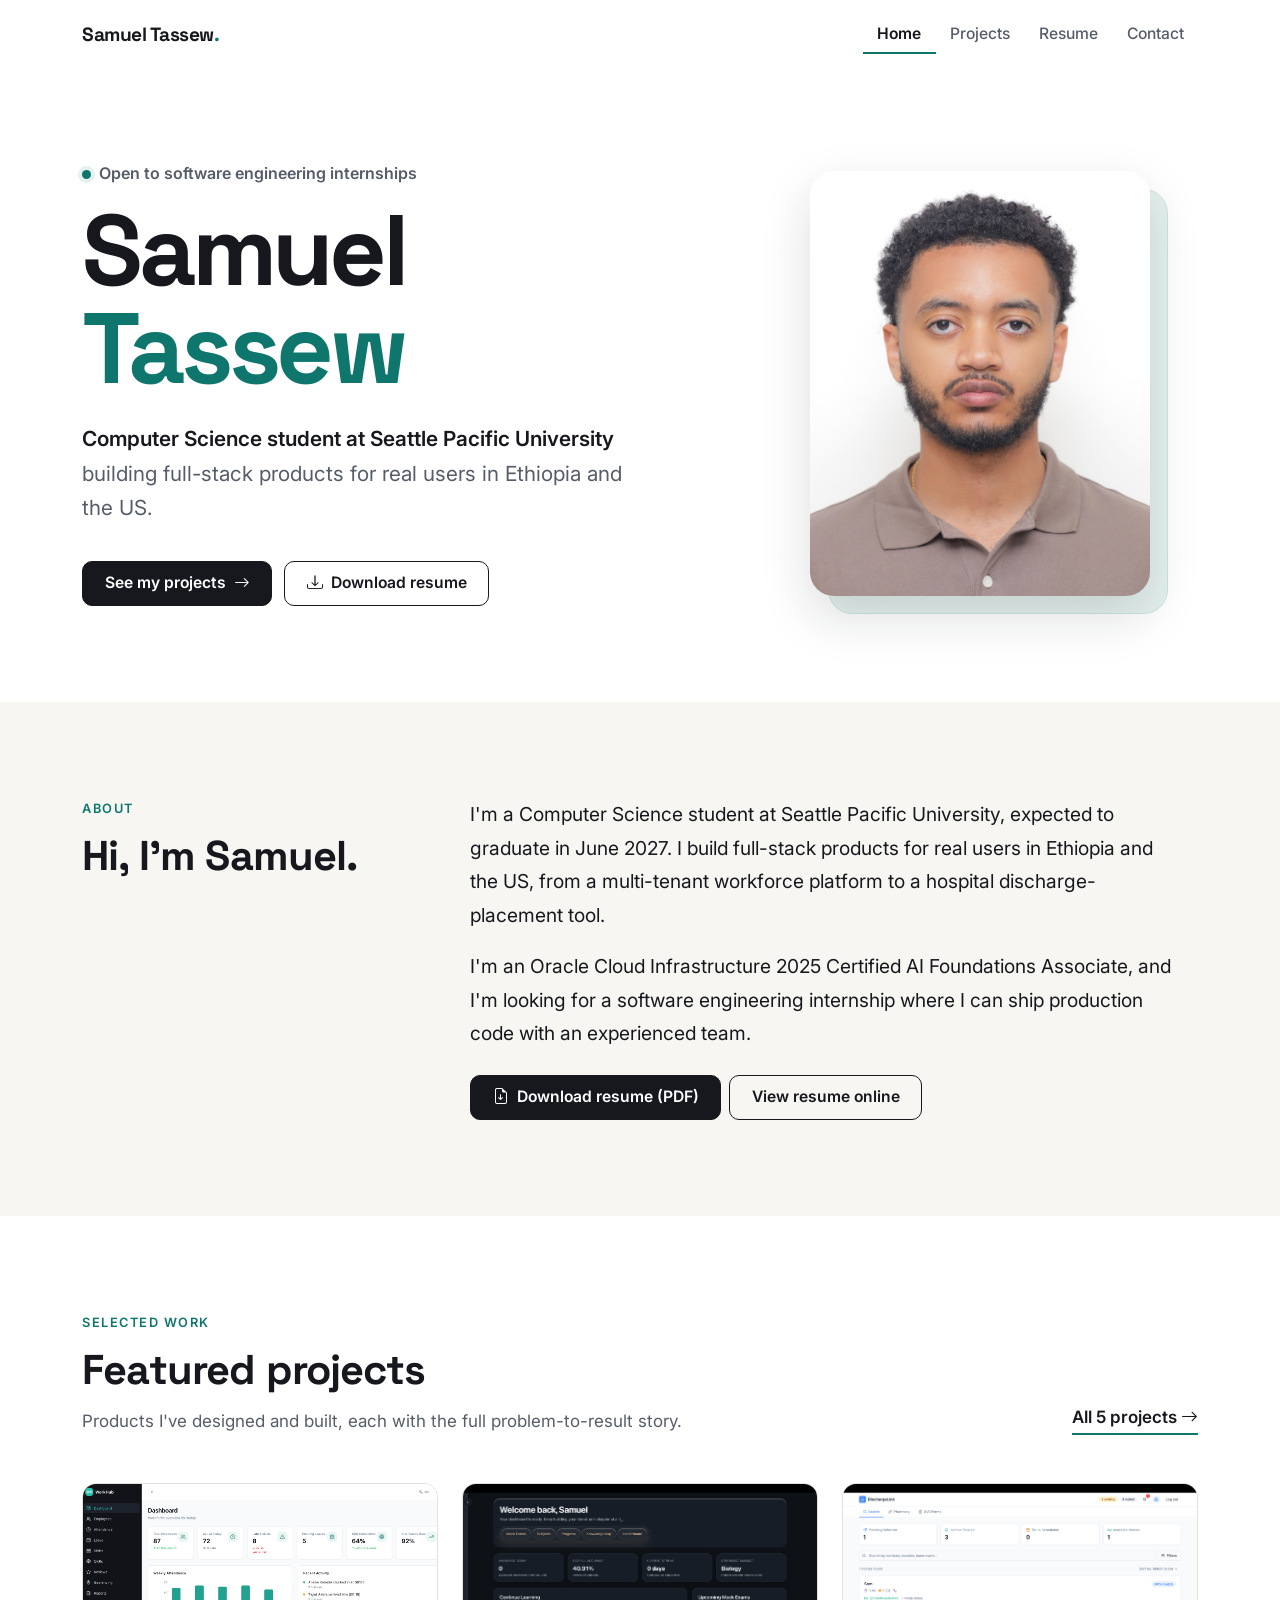
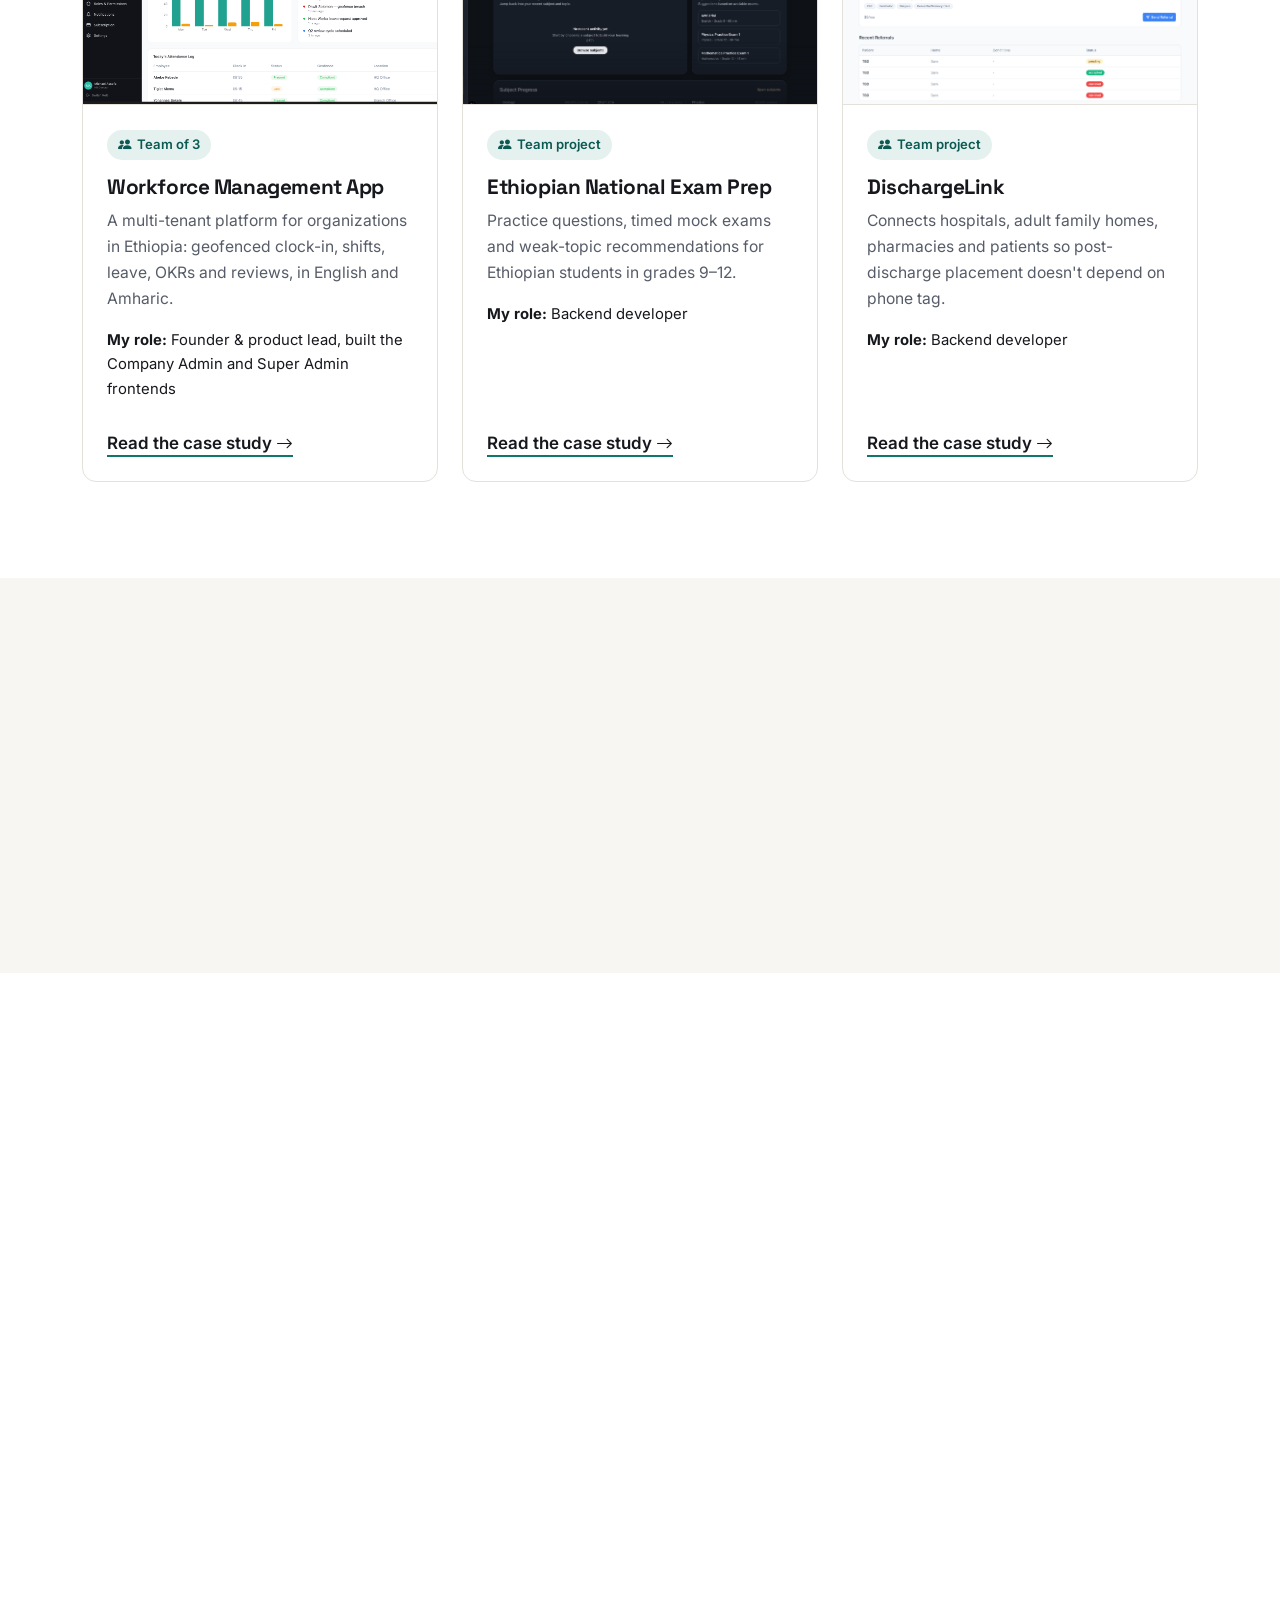
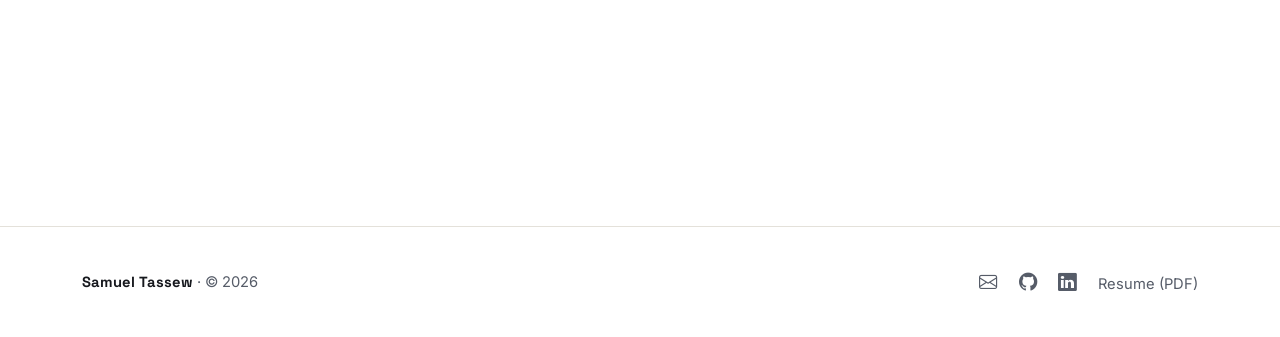
<file: index.html>
<!DOCTYPE html>
<html lang="en">
<head>
  <meta charset="UTF-8" />
  <meta name="viewport" content="width=device-width, initial-scale=1.0" />
  <title>Samuel Tassew | Software Engineer &amp; CS Student</title>
  <meta name="description" content="Samuel Tassew — Computer Science student at Seattle Pacific University building full-stack products for real users in Ethiopia and the US." />
  <script>document.documentElement.classList.add('js');</script>

  <link href="https://cdn.jsdelivr.net/npm/bootstrap@5.3.2/dist/css/bootstrap.min.css" rel="stylesheet" />
  <link href="https://cdn.jsdelivr.net/npm/bootstrap-icons@1.11.3/font/bootstrap-icons.min.css" rel="stylesheet" />
  <link rel="preconnect" href="https://fonts.googleapis.com" />
  <link rel="preconnect" href="https://fonts.gstatic.com" crossorigin />
  <link href="https://fonts.googleapis.com/css2?family=Inter:wght@400;500;600;700&family=Space+Grotesk:wght@600;700&display=swap" rel="stylesheet" />
  <link rel="stylesheet" href="style.css" />
</head>
<body>
  <a class="skip-link" href="#main">Skip to content</a>

  <!-- ==================== NAVBAR ==================== -->
  <nav class="navbar navbar-expand-lg fixed-top site-nav" aria-label="Main">
    <div class="container">
      <a class="navbar-brand brand" href="index.html">Samuel Tassew<span class="dot">.</span></a>
      <button class="navbar-toggler" type="button" data-bs-toggle="collapse" data-bs-target="#navMenu" aria-controls="navMenu" aria-expanded="false" aria-label="Toggle navigation">
        <span class="navbar-toggler-icon"></span>
      </button>
      <div class="collapse navbar-collapse" id="navMenu">
        <ul class="navbar-nav ms-auto">
          <li class="nav-item"><a class="nav-link" href="index.html">Home</a></li>
          <li class="nav-item"><a class="nav-link" href="portfolio.html">Projects</a></li>
          <li class="nav-item"><a class="nav-link" href="resume.html">Resume</a></li>
          <li class="nav-item"><a class="nav-link" href="contact.html">Contact</a></li>
        </ul>
      </div>
    </div>
  </nav>

  <main id="main">

    <!-- ==================== HERO ==================== -->
    <section class="hero">
      <div class="container">
        <div class="row align-items-center g-5">
          <div class="col-lg-7">
            <p class="hero-kicker"><span class="pulse" aria-hidden="true"></span>Open to software engineering internships</p>
            <h1 class="hero-name">Samuel<br /><span class="last">Tassew</span></h1>
            <p class="hero-tagline">
              <strong>Computer Science student at Seattle Pacific University</strong> building full-stack
              products for real users in Ethiopia and the US.
            </p>
            <div class="hero-actions">
              <a href="portfolio.html" class="btn-main">See my projects <i class="bi bi-arrow-right" aria-hidden="true"></i></a>
              <a href="Resume.pdf" class="btn-line" download><i class="bi bi-download" aria-hidden="true"></i> Download resume</a>
            </div>
          </div>
          <div class="col-lg-5">
            <div class="hero-photo">
              <img src="images/profile-web.jpg" alt="Headshot of Samuel Tassew" width="1000" height="1000" />
            </div>
          </div>
        </div>
      </div>
    </section>

    <!-- ==================== ABOUT ==================== -->
    <section class="section section-alt" id="about">
      <div class="container">
        <div class="row g-5">
          <div class="col-lg-4 reveal">
            <p class="eyebrow">About</p>
            <h2 class="section-title">Hi, I'm Samuel.</h2>
          </div>
          <div class="col-lg-8 reveal">
            <div class="about-text">
              <p>
                I'm a Computer Science student at Seattle Pacific University, expected to graduate in June 2027.
                I build full-stack products for real users in Ethiopia and the US, from a multi-tenant
                workforce platform to a hospital discharge-placement tool.
              </p>
              <p>
                I'm an Oracle Cloud Infrastructure 2025 Certified AI Foundations Associate, and I'm looking
                for a software engineering internship where I can ship production code with an experienced team.
              </p>
            </div>
            <div class="d-flex flex-wrap gap-2 mt-4">
              <a href="Resume.pdf" class="btn-main" download><i class="bi bi-file-earmark-arrow-down" aria-hidden="true"></i> Download resume (PDF)</a>
              <a href="resume.html" class="btn-line">View resume online</a>
            </div>
          </div>
        </div>
      </div>
    </section>

    <!-- ==================== FEATURED PROJECTS ==================== -->
    <section class="section" id="projects">
      <div class="container">
        <div class="d-md-flex justify-content-between align-items-end mb-5 reveal">
          <div>
            <p class="eyebrow">Selected work</p>
            <h2 class="section-title">Featured projects</h2>
            <p class="section-lead mb-md-0">Products I've designed and built, each with the full problem-to-result story.</p>
          </div>
          <a href="portfolio.html" class="text-link">All 5 projects <i class="bi bi-arrow-right" aria-hidden="true"></i></a>
        </div>

        <div class="row g-4">
          <!-- Workforce Management App -->
          <div class="col-md-6 col-lg-4 reveal">
            <article class="p-card">
              <div class="thumb">
                <img src="images/OKR.png" alt="Workforce Management App dashboard showing attendance stats and a weekly attendance chart" loading="lazy" width="2874" height="1742" />
              </div>
              <div class="body">
                <div class="mb-2">
                  <span class="chip chip-team"><i class="bi bi-people-fill" aria-hidden="true"></i> Team of 3</span>
                </div>
                <h3>Workforce Management App</h3>
                <p class="pitch">A multi-tenant platform for organizations in Ethiopia: geofenced clock-in, shifts, leave, OKRs and reviews, in English and Amharic.</p>
                <p class="small mb-3"><strong>My role:</strong> Founder &amp; product lead, built the Company Admin and Super Admin frontends</p>
                <div class="foot">
                  <a href="portfolio.html#workforce" class="text-link">Read the case study <i class="bi bi-arrow-right" aria-hidden="true"></i></a>
                </div>
              </div>
            </article>
          </div>

          <!-- Ethiopian Exam Prep -->
          <div class="col-md-6 col-lg-4 reveal">
            <article class="p-card">
              <div class="thumb">
                <img src="images/Examprep.png" alt="Ethiopian National Exam Prep student dashboard with study stats and upcoming exams" loading="lazy" width="2940" height="1912" />
              </div>
              <div class="body">
                <div class="mb-2">
                  <span class="chip chip-team"><i class="bi bi-people-fill" aria-hidden="true"></i> Team project</span>
                </div>
                <h3>Ethiopian National Exam Prep</h3>
                <p class="pitch">Practice questions, timed mock exams and weak-topic recommendations for Ethiopian students in grades 9–12.</p>
                <p class="small mb-3"><strong>My role:</strong> Backend developer</p>
                <div class="foot">
                  <a href="portfolio.html#exam-prep" class="text-link">Read the case study <i class="bi bi-arrow-right" aria-hidden="true"></i></a>
                </div>
              </div>
            </article>
          </div>

          <!-- DischargeLink -->
          <div class="col-md-6 col-lg-4 reveal">
            <article class="p-card">
              <div class="thumb">
                <img src="images/DischargeLink.png" alt="DischargeLink referrals dashboard with a list of recent referrals and their status" loading="lazy" width="2940" height="1912" />
              </div>
              <div class="body">
                <div class="mb-2">
                  <span class="chip chip-team"><i class="bi bi-people-fill" aria-hidden="true"></i> Team project</span>
                </div>
                <h3>DischargeLink</h3>
                <p class="pitch">Connects hospitals, adult family homes, pharmacies and patients so post-discharge placement doesn't depend on phone tag.</p>
                <p class="small mb-3"><strong>My role:</strong> Backend developer</p>
                <div class="foot">
                  <a href="portfolio.html#dischargelink" class="text-link">Read the case study <i class="bi bi-arrow-right" aria-hidden="true"></i></a>
                </div>
              </div>
            </article>
          </div>
        </div>
      </div>
    </section>

    <!-- ==================== CERTIFICATIONS ==================== -->
    <section class="section section-alt" id="certifications">
      <div class="container">
        <div class="row g-5">
          <div class="col-lg-4 reveal">
            <p class="eyebrow">Certifications</p>
            <h2 class="section-title">Credentials</h2>
          </div>
          <div class="col-lg-8 reveal">
            <div class="cert">
              <div class="cert-badge has-img"><img src="images/oci-ai-foundations-badge.png" alt="Oracle Certified Foundations Associate badge: Oracle Cloud Infrastructure AI Foundations 2025" width="552" height="276" /></div>
              <div>
                <h3>Oracle Cloud Infrastructure 2025 Certified AI Foundations Associate</h3>
                <p class="issuer">Oracle · Oracle Cloud Infrastructure (OCI)</p>
                <p class="cert-meta"><strong>Issued:</strong> November 2025 · valid until November 2027</p>
                <p class="cert-meta mb-0"><a href="https://catalog-education.oracle.com/pls/certview/sharebadge?id=D47DC56270D96B424A79E1938EE50158235E6CDE988CBE4D27960F5220D8FF96" class="text-link" target="_blank" rel="noopener noreferrer">Verify credential on Oracle <i class="bi bi-box-arrow-up-right" aria-hidden="true"></i></a></p>
              </div>
            </div>
          </div>
        </div>
      </div>
    </section>

    <!-- ==================== SKILLS ==================== -->
    <section class="section" id="skills">
      <div class="container">
        <div class="reveal">
          <p class="eyebrow">Toolkit</p>
          <h2 class="section-title">Technical skills</h2>
          <p class="section-lead">What I use to take a product from spec to shipped.</p>
        </div>
        <div class="row g-4">
          <div class="col-sm-6 col-lg-3 reveal">
            <div class="skill-group">
              <h3>Languages</h3>
              <span class="tag">TypeScript</span><span class="tag">JavaScript</span><span class="tag">Python</span>
              <span class="tag">C++</span><span class="tag">C#</span><span class="tag">SQL</span>
            </div>
          </div>
          <div class="col-sm-6 col-lg-3 reveal">
            <div class="skill-group">
              <h3>Frameworks</h3>
              <span class="tag">React</span><span class="tag">Next.js</span><span class="tag">NestJS</span><span class="tag">Node.js</span>
            </div>
          </div>
          <div class="col-sm-6 col-lg-3 reveal">
            <div class="skill-group">
              <h3>Data &amp; Tools</h3>
              <span class="tag">PostgreSQL</span><span class="tag">Redis</span><span class="tag">Drizzle ORM</span>
              <span class="tag">Vitest</span><span class="tag">Git</span><span class="tag">GitHub</span>
            </div>
          </div>
          <div class="col-sm-6 col-lg-3 reveal">
            <div class="skill-group">
              <h3>Cloud</h3>
              <span class="tag">Oracle Cloud Infrastructure</span><span class="tag">OCI AI Foundations</span>
            </div>
          </div>
        </div>
      </div>
    </section>

    <!-- ==================== CONTACT CTA ==================== -->
    <section class="section pt-0">
      <div class="container">
        <div class="cta-band reveal">
          <div class="row align-items-center g-4">
            <div class="col-lg-7">
              <h2>Let's build something together.</h2>
              <p class="mb-0">I'm looking for software engineering internships. The quickest way to reach me is by email.</p>
            </div>
            <div class="col-lg-5 d-flex flex-wrap gap-2 justify-content-lg-end">
              <a href="contact.html" class="btn-main">Get in touch</a>
              <a href="https://github.com/Sami-T31" class="btn-line" target="_blank" rel="noopener noreferrer"><i class="bi bi-github" aria-hidden="true"></i> GitHub</a>
            </div>
          </div>
        </div>
      </div>
    </section>

  </main>

  <!-- ==================== FOOTER ==================== -->
  <footer class="site-footer">
    <div class="container d-md-flex justify-content-between align-items-center">
      <div><span class="f-name">Samuel Tassew</span> · &copy; <span data-year>2026</span></div>
      <div class="f-links">
        <a href="mailto:samimu1995@gmail.com" aria-label="Email Samuel Tassew"><i class="bi bi-envelope" aria-hidden="true"></i></a>
        <a href="https://github.com/Sami-T31" target="_blank" rel="noopener noreferrer" aria-label="Samuel Tassew on GitHub"><i class="bi bi-github" aria-hidden="true"></i></a>
        <a href="https://www.linkedin.com/in/samuel-tassew-942529110" target="_blank" rel="noopener noreferrer" aria-label="Samuel Tassew on LinkedIn"><i class="bi bi-linkedin" aria-hidden="true"></i></a>
        <a href="Resume.pdf" download>Resume (PDF)</a>
      </div>
    </div>
  </footer>

  <script src="https://cdn.jsdelivr.net/npm/bootstrap@5.3.2/dist/js/bootstrap.bundle.min.js"></script>
  <script src="script.js"></script>
</body>
</html>
</file>
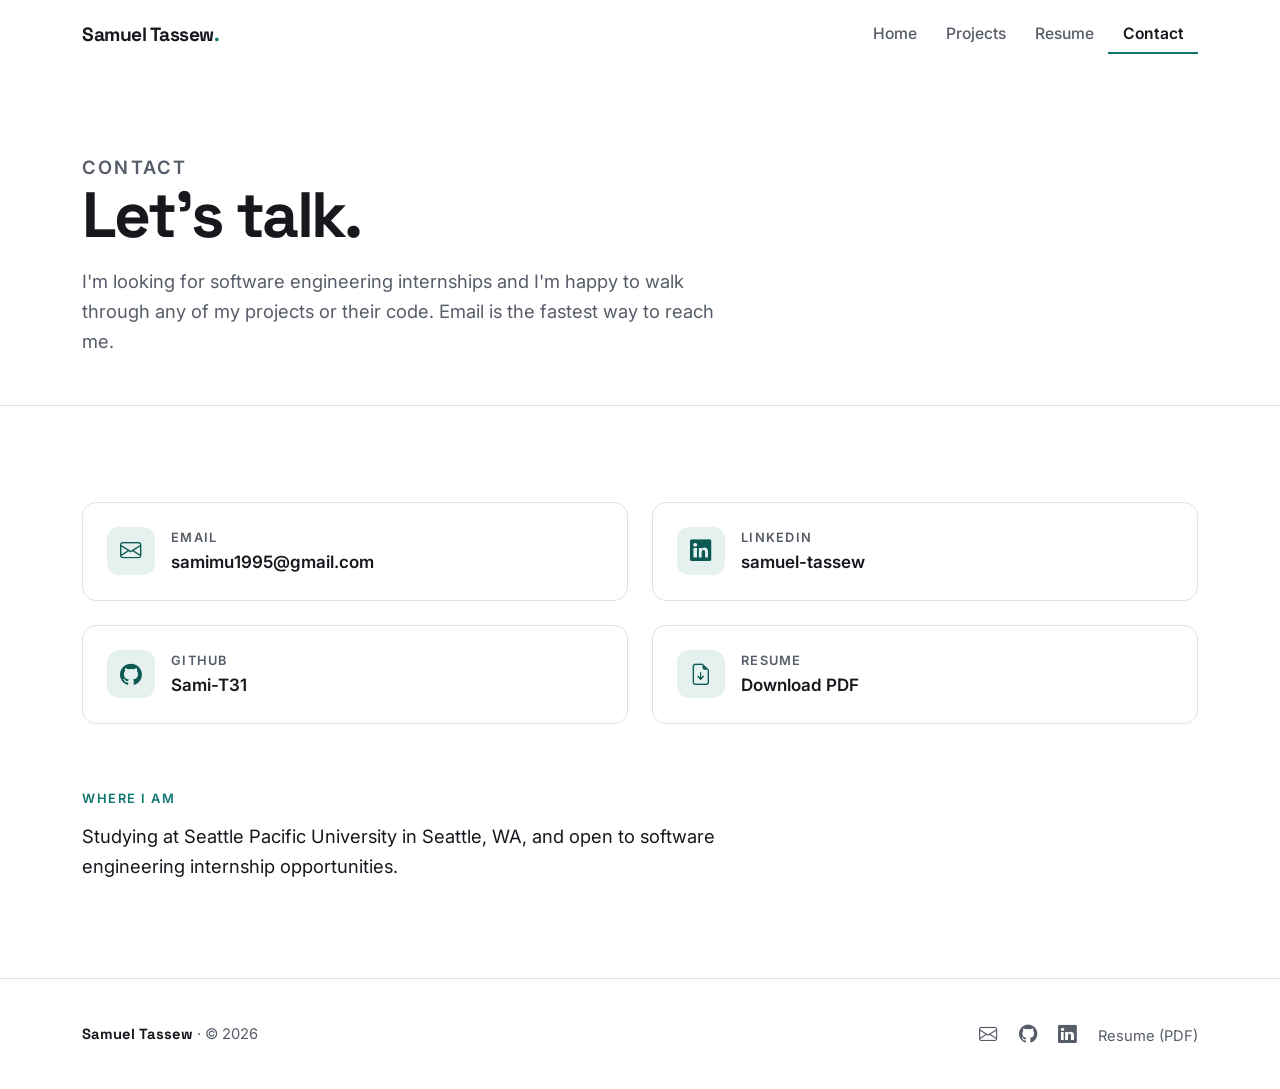
<file: contact.html>
<!DOCTYPE html>
<html lang="en">
<head>
  <meta charset="UTF-8" />
  <meta name="viewport" content="width=device-width, initial-scale=1.0" />
  <title>Contact | Samuel Tassew</title>
  <meta name="description" content="Contact Samuel Tassew by email, LinkedIn or GitHub." />
  <script>document.documentElement.classList.add('js');</script>

  <link href="https://cdn.jsdelivr.net/npm/bootstrap@5.3.2/dist/css/bootstrap.min.css" rel="stylesheet" />
  <link href="https://cdn.jsdelivr.net/npm/bootstrap-icons@1.11.3/font/bootstrap-icons.min.css" rel="stylesheet" />
  <link rel="preconnect" href="https://fonts.googleapis.com" />
  <link rel="preconnect" href="https://fonts.gstatic.com" crossorigin />
  <link href="https://fonts.googleapis.com/css2?family=Inter:wght@400;500;600;700&family=Space+Grotesk:wght@600;700&display=swap" rel="stylesheet" />
  <link rel="stylesheet" href="style.css" />
</head>
<body>
  <a class="skip-link" href="#main">Skip to content</a>

  <!-- ==================== NAVBAR ==================== -->
  <nav class="navbar navbar-expand-lg fixed-top site-nav" aria-label="Main">
    <div class="container">
      <a class="navbar-brand brand" href="index.html">Samuel Tassew<span class="dot">.</span></a>
      <button class="navbar-toggler" type="button" data-bs-toggle="collapse" data-bs-target="#navMenu" aria-controls="navMenu" aria-expanded="false" aria-label="Toggle navigation">
        <span class="navbar-toggler-icon"></span>
      </button>
      <div class="collapse navbar-collapse" id="navMenu">
        <ul class="navbar-nav ms-auto">
          <li class="nav-item"><a class="nav-link" href="index.html">Home</a></li>
          <li class="nav-item"><a class="nav-link" href="portfolio.html">Projects</a></li>
          <li class="nav-item"><a class="nav-link" href="resume.html">Resume</a></li>
          <li class="nav-item"><a class="nav-link" href="contact.html">Contact</a></li>
        </ul>
      </div>
    </div>
  </nav>

  <main id="main">

    <!-- ==================== PAGE HEADER ==================== -->
    <header class="page-head">
      <div class="container">
        <p class="eyebrow">Contact</p>
        <h1>Let's talk.</h1>
        <p>I'm looking for software engineering internships and I'm happy to walk through any of my projects or their code. Email is the fastest way to reach me.</p>
      </div>
    </header>

    <section class="section">
      <div class="container">
        <div class="row g-4">
          <div class="col-md-6 reveal">
            <a class="contact-card" href="mailto:samimu1995@gmail.com">
              <i class="bi bi-envelope" aria-hidden="true"></i>
              <div><div class="label">Email</div><div class="value">samimu1995@gmail.com</div></div>
            </a>
          </div>
          <div class="col-md-6 reveal">
            <a class="contact-card" href="https://www.linkedin.com/in/samuel-tassew-942529110" target="_blank" rel="noopener noreferrer">
              <i class="bi bi-linkedin" aria-hidden="true"></i>
              <div><div class="label">LinkedIn</div><div class="value">samuel-tassew</div></div>
            </a>
          </div>
          <div class="col-md-6 reveal">
            <a class="contact-card" href="https://github.com/Sami-T31" target="_blank" rel="noopener noreferrer">
              <i class="bi bi-github" aria-hidden="true"></i>
              <div><div class="label">GitHub</div><div class="value">Sami-T31</div></div>
            </a>
          </div>
          <div class="col-md-6 reveal">
            <a class="contact-card" href="Resume.pdf" download>
              <i class="bi bi-file-earmark-arrow-down" aria-hidden="true"></i>
              <div><div class="label">Resume</div><div class="value">Download PDF</div></div>
            </a>
          </div>
        </div>

        <div class="row mt-5 pt-3">
          <div class="col-lg-8 reveal">
            <p class="eyebrow">Where I am</p>
            <p class="mb-0" style="font-size:1.15rem;">Studying at Seattle Pacific University in Seattle, WA, and open to software engineering internship opportunities.</p>
          </div>
        </div>
      </div>
    </section>

  </main>

  <!-- ==================== FOOTER ==================== -->
  <footer class="site-footer">
    <div class="container d-md-flex justify-content-between align-items-center">
      <div><span class="f-name">Samuel Tassew</span> · &copy; <span data-year>2026</span></div>
      <div class="f-links">
        <a href="mailto:samimu1995@gmail.com" aria-label="Email Samuel Tassew"><i class="bi bi-envelope" aria-hidden="true"></i></a>
        <a href="https://github.com/Sami-T31" target="_blank" rel="noopener noreferrer" aria-label="Samuel Tassew on GitHub"><i class="bi bi-github" aria-hidden="true"></i></a>
        <a href="https://www.linkedin.com/in/samuel-tassew-942529110" target="_blank" rel="noopener noreferrer" aria-label="Samuel Tassew on LinkedIn"><i class="bi bi-linkedin" aria-hidden="true"></i></a>
        <a href="Resume.pdf" download>Resume (PDF)</a>
      </div>
    </div>
  </footer>

  <script src="https://cdn.jsdelivr.net/npm/bootstrap@5.3.2/dist/js/bootstrap.bundle.min.js"></script>
  <script src="script.js"></script>
</body>
</html>
</file>
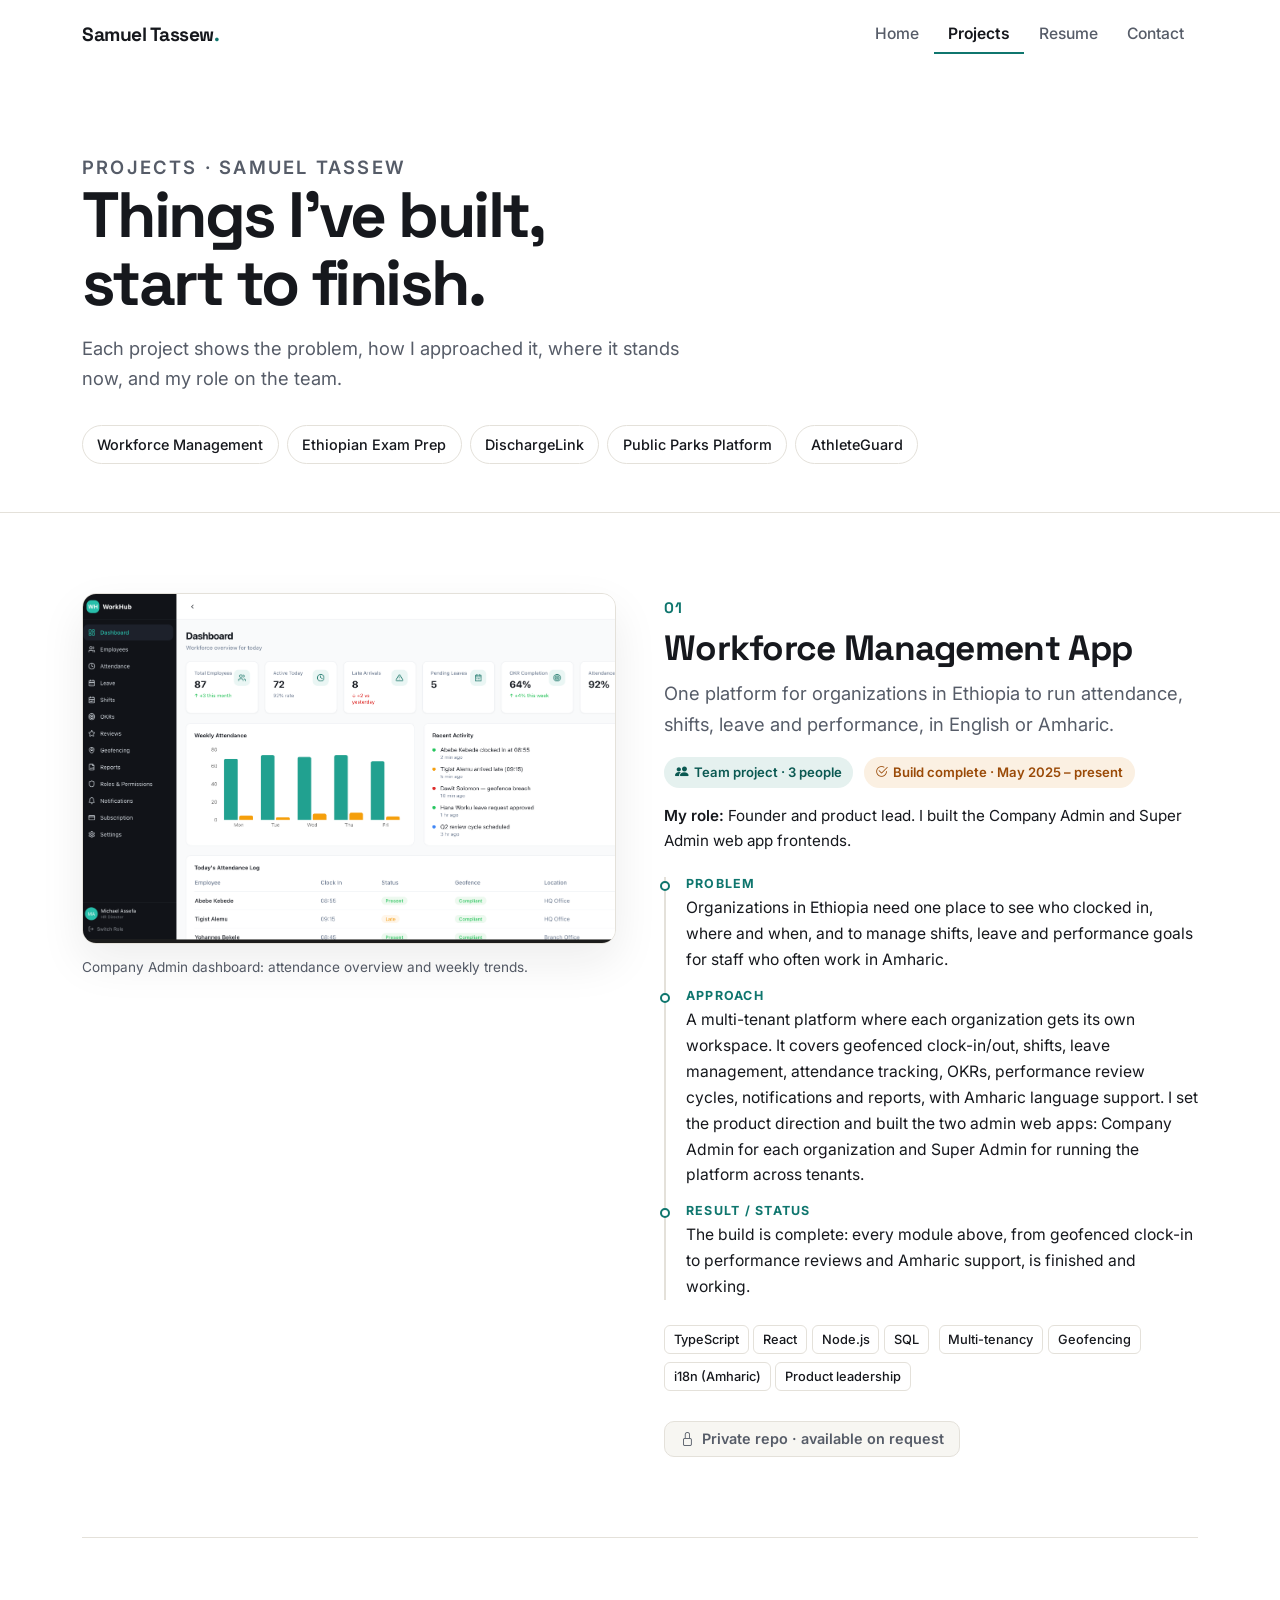
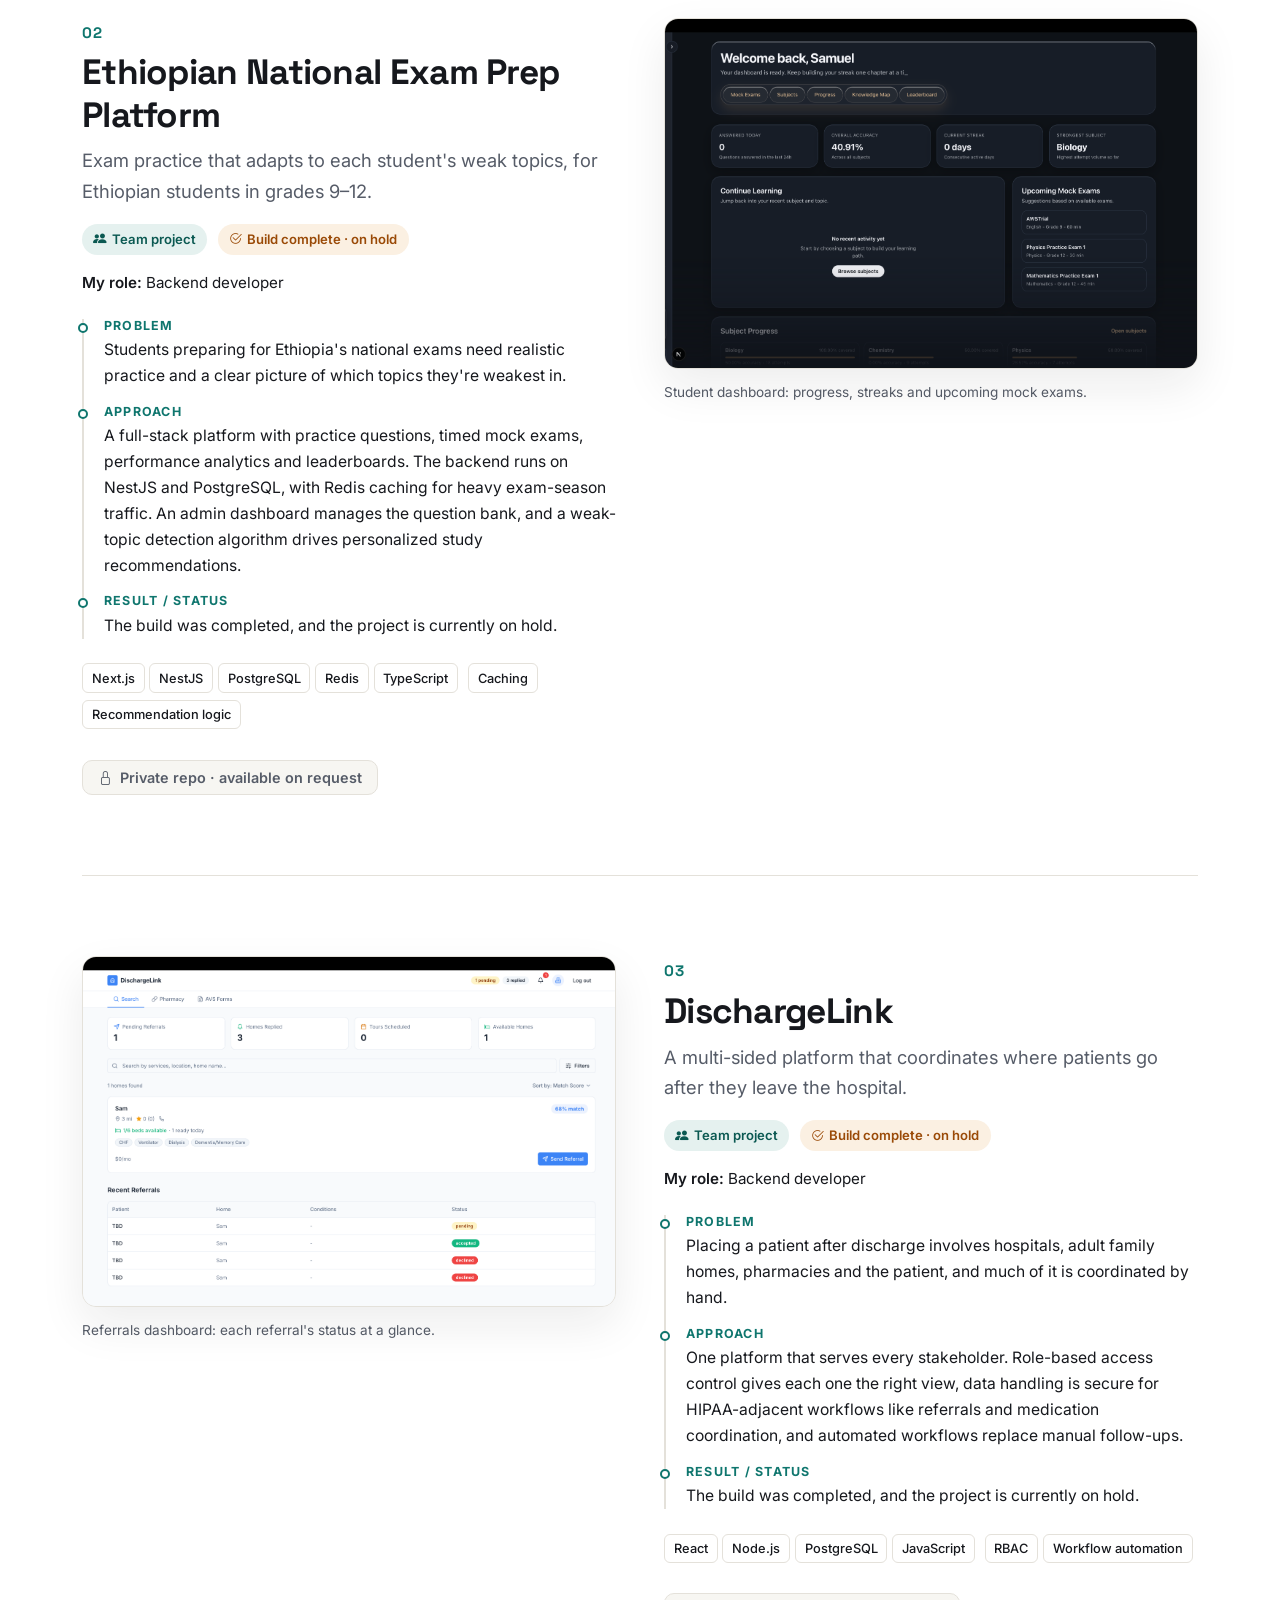
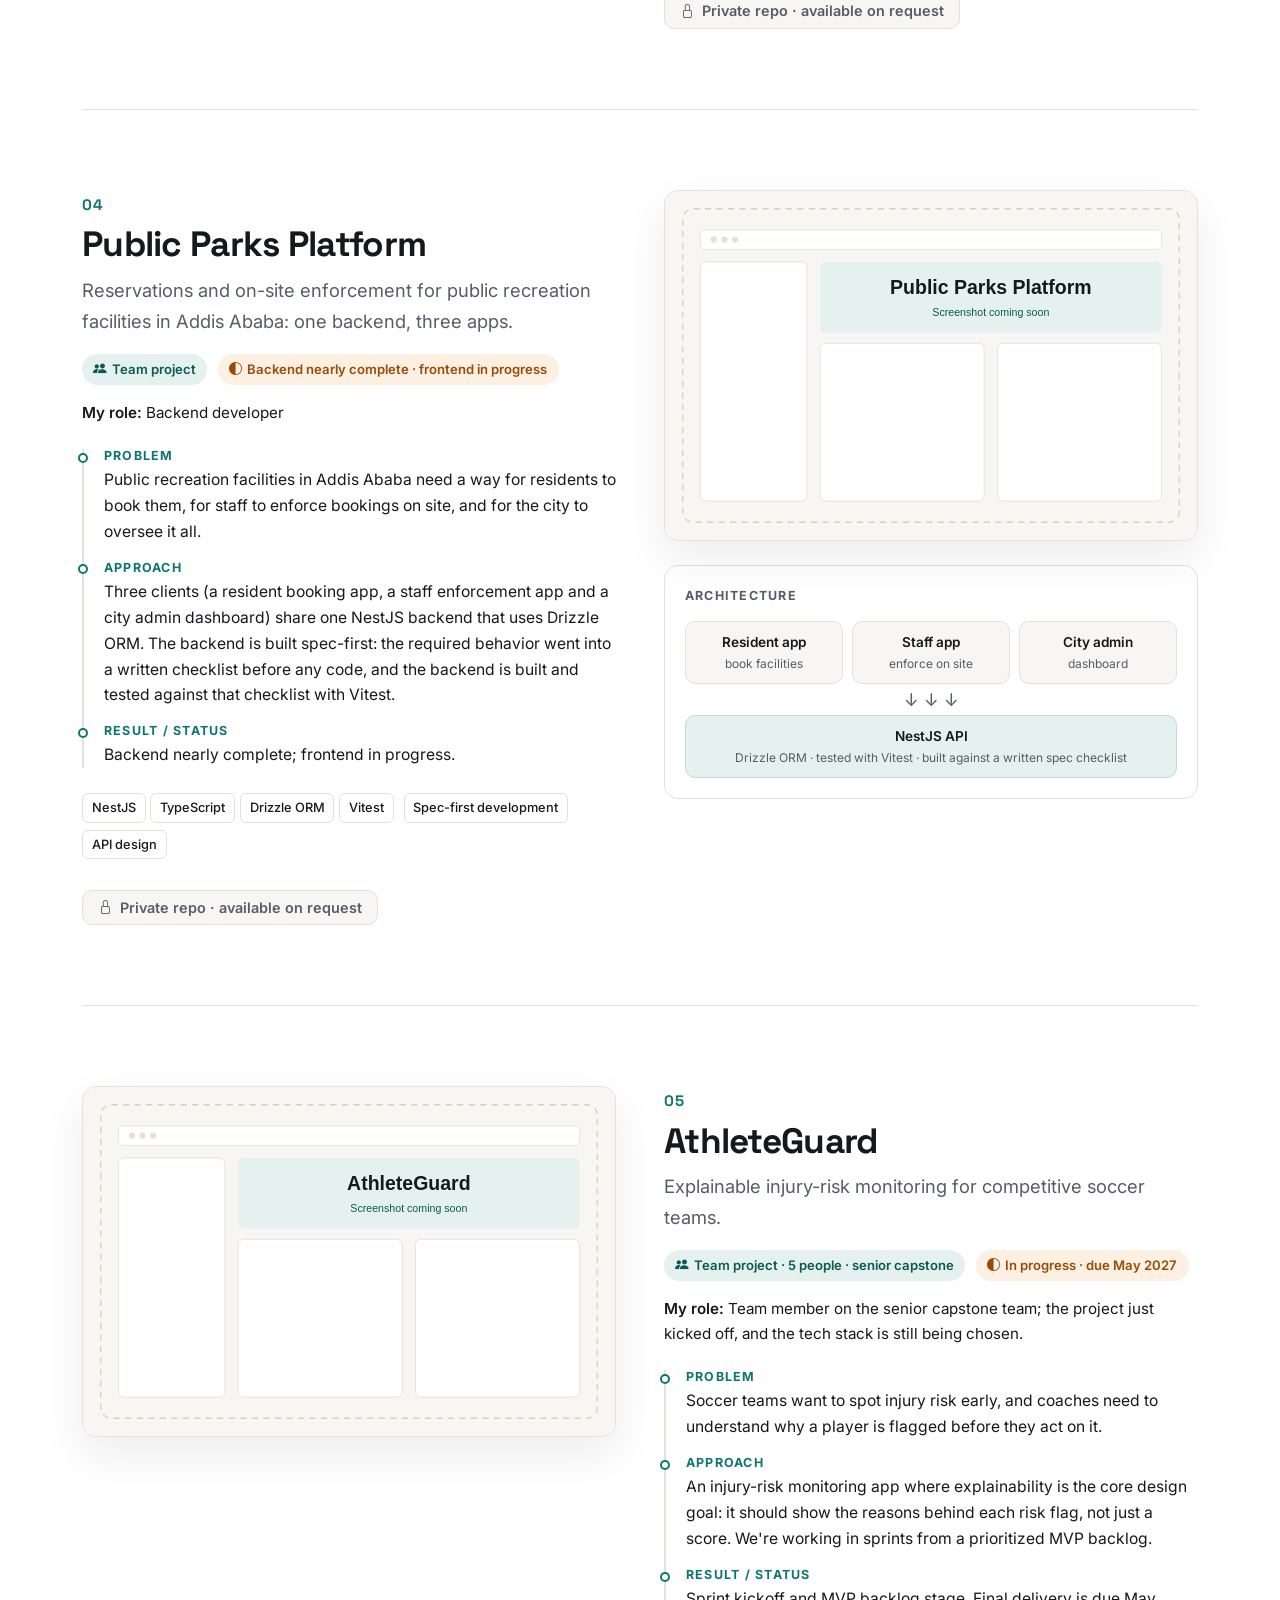
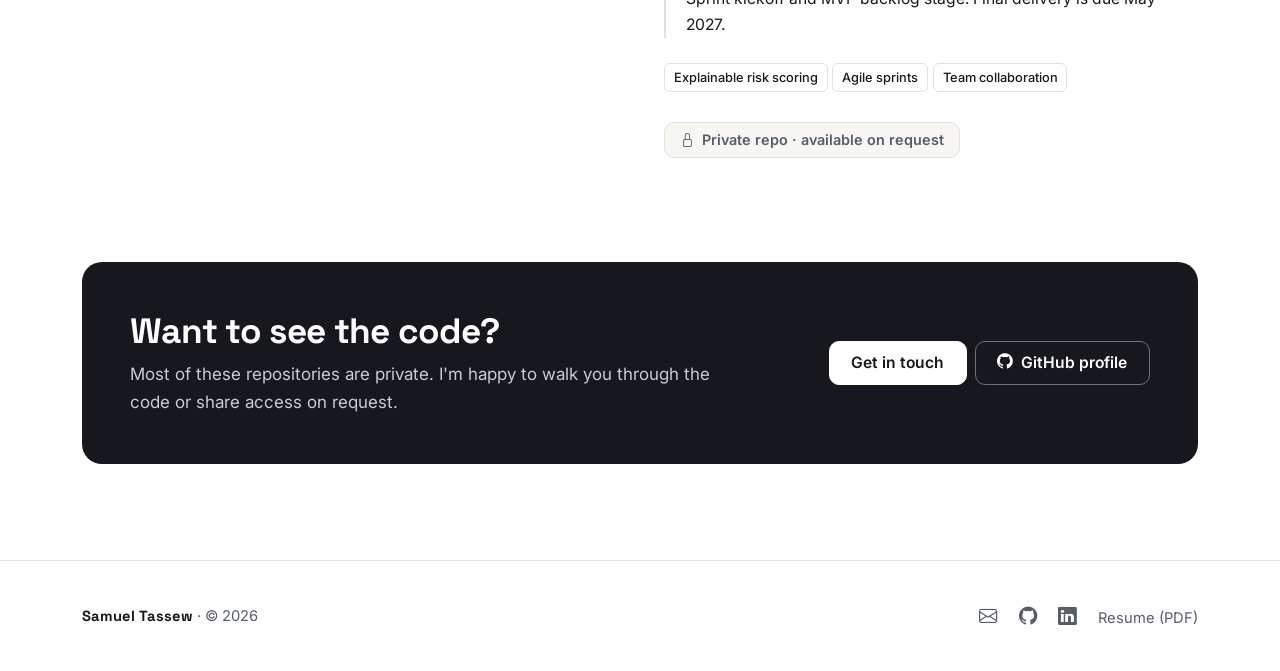
<file: portfolio.html>
<!DOCTYPE html>
<html lang="en">
<head>
  <meta charset="UTF-8" />
  <meta name="viewport" content="width=device-width, initial-scale=1.0" />
  <title>Projects | Samuel Tassew</title>
  <meta name="description" content="Projects by Samuel Tassew: problem, approach, result and role for each." />
  <script>document.documentElement.classList.add('js');</script>

  <link href="https://cdn.jsdelivr.net/npm/bootstrap@5.3.2/dist/css/bootstrap.min.css" rel="stylesheet" />
  <link href="https://cdn.jsdelivr.net/npm/bootstrap-icons@1.11.3/font/bootstrap-icons.min.css" rel="stylesheet" />
  <link rel="preconnect" href="https://fonts.googleapis.com" />
  <link rel="preconnect" href="https://fonts.gstatic.com" crossorigin />
  <link href="https://fonts.googleapis.com/css2?family=Inter:wght@400;500;600;700&family=Space+Grotesk:wght@600;700&display=swap" rel="stylesheet" />
  <link rel="stylesheet" href="style.css" />
</head>
<body>
  <a class="skip-link" href="#main">Skip to content</a>

  <!-- ==================== NAVBAR ==================== -->
  <nav class="navbar navbar-expand-lg fixed-top site-nav" aria-label="Main">
    <div class="container">
      <a class="navbar-brand brand" href="index.html">Samuel Tassew<span class="dot">.</span></a>
      <button class="navbar-toggler" type="button" data-bs-toggle="collapse" data-bs-target="#navMenu" aria-controls="navMenu" aria-expanded="false" aria-label="Toggle navigation">
        <span class="navbar-toggler-icon"></span>
      </button>
      <div class="collapse navbar-collapse" id="navMenu">
        <ul class="navbar-nav ms-auto">
          <li class="nav-item"><a class="nav-link" href="index.html">Home</a></li>
          <li class="nav-item"><a class="nav-link" href="portfolio.html">Projects</a></li>
          <li class="nav-item"><a class="nav-link" href="resume.html">Resume</a></li>
          <li class="nav-item"><a class="nav-link" href="contact.html">Contact</a></li>
        </ul>
      </div>
    </div>
  </nav>

  <main id="main">

    <!-- ==================== PAGE HEADER ==================== -->
    <header class="page-head">
      <div class="container">
        <p class="eyebrow">Projects · Samuel Tassew</p>
        <h1>Things I've built,<br />start to finish.</h1>
        <p>Each project shows the problem, how I approached it, where it stands now, and my role on the team.</p>
        <nav class="project-index" aria-label="Jump to a project">
          <a href="#workforce">Workforce Management</a>
          <a href="#exam-prep">Ethiopian Exam Prep</a>
          <a href="#dischargelink">DischargeLink</a>
          <a href="#parks">Public Parks Platform</a>
          <a href="#athleteguard">AthleteGuard</a>
        </nav>
      </div>
    </header>

    <div class="container">

      <!-- ============ 01 — WORKFORCE MANAGEMENT APP ============ -->
      <article class="project" id="workforce" aria-labelledby="workforce-title">
        <div class="row g-5 align-items-start">
          <div class="col-lg-6 reveal">
            <button type="button" class="shot" data-lightbox="images/OKR.png" aria-label="Enlarge screenshot: Workforce Management App dashboard">
              <img src="images/OKR.png" alt="Workforce Management App dashboard with attendance stats, a weekly attendance chart and recent activity" width="2874" height="1742" />
              <span class="zoom-hint" aria-hidden="true"><i class="bi bi-arrows-fullscreen"></i> Enlarge</span>
            </button>
            <p class="shot-caption">Company Admin dashboard: attendance overview and weekly trends.</p>
          </div>
          <div class="col-lg-6 reveal">
            <span class="project-num">01</span>
            <h2 id="workforce-title">Workforce Management App</h2>
            <p class="pitch">One platform for organizations in Ethiopia to run attendance, shifts, leave and performance, in English or Amharic.</p>
            <div>
              <span class="chip chip-team"><i class="bi bi-people-fill" aria-hidden="true"></i> Team project · 3 people</span>
              <span class="chip chip-status"><i class="bi bi-check2-circle" aria-hidden="true"></i> Build complete · May 2025 – present</span>
            </div>
            <p class="role mt-2"><strong>My role:</strong> Founder and product lead. I built the Company Admin and Super Admin web app frontends.</p>

            <div class="story">
              <div class="story-step">
                <h3>Problem</h3>
                <p>Organizations in Ethiopia need one place to see who clocked in, where and when, and to manage shifts, leave and performance goals for staff who often work in Amharic.</p>
              </div>
              <div class="story-step">
                <h3>Approach</h3>
                <p>A multi-tenant platform where each organization gets its own workspace. It covers geofenced clock-in/out, shifts, leave management, attendance tracking, OKRs, performance review cycles, notifications and reports, with Amharic language support. I set the product direction and built the two admin web apps: Company Admin for each organization and Super Admin for running the platform across tenants.</p>
              </div>
              <div class="story-step">
                <h3>Result / Status</h3>
                <p>The build is complete: every module above, from geofenced clock-in to performance reviews and Amharic support, is finished and working.</p>
              </div>
            </div>

            <div>
              <span class="tag">TypeScript</span><span class="tag">React</span><span class="tag">Node.js</span><span class="tag">SQL</span>
              <span class="tag">Multi-tenancy</span><span class="tag">Geofencing</span><span class="tag">i18n (Amharic)</span><span class="tag">Product leadership</span>
            </div>
            <div class="project-actions">
              <!-- When you have a public repo, replace the span below with:
                   <a href="https://github.com/Sami-T31/REPO" class="btn-main btn-sm-x" target="_blank" rel="noopener noreferrer"><i class="bi bi-github"></i> Code</a> -->
              <span class="btn-quiet btn-sm-x"><i class="bi bi-lock" aria-hidden="true"></i> Private repo · available on request</span>
            </div>
          </div>
        </div>
      </article>

      <!-- ============ 02 — ETHIOPIAN NATIONAL EXAM PREP ============ -->
      <article class="project" id="exam-prep" aria-labelledby="exam-title">
        <div class="row g-5 align-items-start">
          <div class="col-lg-6 order-lg-2 reveal">
            <button type="button" class="shot" data-lightbox="images/Examprep.png" aria-label="Enlarge screenshot: Ethiopian National Exam Prep student dashboard">
              <img src="images/Examprep.png" alt="Ethiopian National Exam Prep student dashboard with study stats, continue-learning panel and upcoming exams" loading="lazy" width="2940" height="1912" />
              <span class="zoom-hint" aria-hidden="true"><i class="bi bi-arrows-fullscreen"></i> Enlarge</span>
            </button>
            <p class="shot-caption">Student dashboard: progress, streaks and upcoming mock exams.</p>
          </div>
          <div class="col-lg-6 order-lg-1 reveal">
            <span class="project-num">02</span>
            <h2 id="exam-title">Ethiopian National Exam Prep Platform</h2>
            <p class="pitch">Exam practice that adapts to each student's weak topics, for Ethiopian students in grades 9–12.</p>
            <div>
              <span class="chip chip-team"><i class="bi bi-people-fill" aria-hidden="true"></i> Team project</span>
              <span class="chip chip-status"><i class="bi bi-check2-circle" aria-hidden="true"></i> Build complete · on hold</span>
            </div>
            <p class="role mt-2"><strong>My role:</strong> Backend developer</p>

            <div class="story">
              <div class="story-step">
                <h3>Problem</h3>
                <p>Students preparing for Ethiopia's national exams need realistic practice and a clear picture of which topics they're weakest in.</p>
              </div>
              <div class="story-step">
                <h3>Approach</h3>
                <p>A full-stack platform with practice questions, timed mock exams, performance analytics and leaderboards. The backend runs on NestJS and PostgreSQL, with Redis caching for heavy exam-season traffic. An admin dashboard manages the question bank, and a weak-topic detection algorithm drives personalized study recommendations.</p>
              </div>
              <div class="story-step">
                <h3>Result / Status</h3>
                <p>The build was completed, and the project is currently on hold.</p>
              </div>
            </div>

            <div>
              <span class="tag">Next.js</span><span class="tag">NestJS</span><span class="tag">PostgreSQL</span><span class="tag">Redis</span><span class="tag">TypeScript</span>
              <span class="tag">Caching</span><span class="tag">Recommendation logic</span>
            </div>
            <div class="project-actions">
              <span class="btn-quiet btn-sm-x"><i class="bi bi-lock" aria-hidden="true"></i> Private repo · available on request</span>
            </div>
          </div>
        </div>
      </article>

      <!-- ============ 03 — DISCHARGELINK ============ -->
      <article class="project" id="dischargelink" aria-labelledby="dl-title">
        <div class="row g-5 align-items-start">
          <div class="col-lg-6 reveal">
            <button type="button" class="shot" data-lightbox="images/DischargeLink.png" aria-label="Enlarge screenshot: DischargeLink referrals dashboard">
              <img src="images/DischargeLink.png" alt="DischargeLink dashboard with referral counts and a table of recent referrals and their status" loading="lazy" width="2940" height="1912" />
              <span class="zoom-hint" aria-hidden="true"><i class="bi bi-arrows-fullscreen"></i> Enlarge</span>
            </button>
            <p class="shot-caption">Referrals dashboard: each referral's status at a glance.</p>
          </div>
          <div class="col-lg-6 reveal">
            <span class="project-num">03</span>
            <h2 id="dl-title">DischargeLink</h2>
            <p class="pitch">A multi-sided platform that coordinates where patients go after they leave the hospital.</p>
            <div>
              <span class="chip chip-team"><i class="bi bi-people-fill" aria-hidden="true"></i> Team project</span>
              <span class="chip chip-status"><i class="bi bi-check2-circle" aria-hidden="true"></i> Build complete · on hold</span>
            </div>
            <p class="role mt-2"><strong>My role:</strong> Backend developer</p>

            <div class="story">
              <div class="story-step">
                <h3>Problem</h3>
                <p>Placing a patient after discharge involves hospitals, adult family homes, pharmacies and the patient, and much of it is coordinated by hand.</p>
              </div>
              <div class="story-step">
                <h3>Approach</h3>
                <p>One platform that serves every stakeholder. Role-based access control gives each one the right view, data handling is secure for HIPAA-adjacent workflows like referrals and medication coordination, and automated workflows replace manual follow-ups.</p>
              </div>
              <div class="story-step">
                <h3>Result / Status</h3>
                <p>The build was completed, and the project is currently on hold.</p>
              </div>
            </div>

            <div>
              <span class="tag">React</span><span class="tag">Node.js</span><span class="tag">PostgreSQL</span><span class="tag">JavaScript</span>
              <span class="tag">RBAC</span><span class="tag">Workflow automation</span>
            </div>
            <div class="project-actions">
              <span class="btn-quiet btn-sm-x"><i class="bi bi-lock" aria-hidden="true"></i> Private repo · available on request</span>
            </div>
          </div>
        </div>
      </article>

      <!-- ============ 04 — PUBLIC PARKS PLATFORM ============ -->
      <article class="project" id="parks" aria-labelledby="parks-title">
        <div class="row g-5 align-items-start">
          <div class="col-lg-6 order-lg-2 reveal">
            <!-- TODO: replace with a real screenshot (e.g. images/parks.png) and turn this into a <button class="shot" data-lightbox=...> like the others -->
            <div class="shot">
              <img src="images/placeholder-parks.svg" alt="Placeholder: Public Parks Platform screenshot coming soon" loading="lazy" width="1200" height="788" />
            </div>
            <div class="arch" role="img" aria-label="Architecture: resident booking app, staff enforcement app and city admin dashboard all talk to one NestJS API that uses Drizzle ORM, tested with Vitest.">
              <div class="arch-title">Architecture</div>
              <div class="arch-row">
                <div class="arch-box">Resident app<small>book facilities</small></div>
                <div class="arch-box">Staff app<small>enforce on site</small></div>
                <div class="arch-box">City admin<small>dashboard</small></div>
              </div>
              <div class="arch-arrow" aria-hidden="true">↓ ↓ ↓</div>
              <div class="arch-box core">NestJS API<small>Drizzle ORM · tested with Vitest · built against a written spec checklist</small></div>
            </div>
          </div>
          <div class="col-lg-6 order-lg-1 reveal">
            <span class="project-num">04</span>
            <h2 id="parks-title">Public Parks Platform</h2>
            <p class="pitch">Reservations and on-site enforcement for public recreation facilities in Addis Ababa: one backend, three apps.</p>
            <div>
              <span class="chip chip-team"><i class="bi bi-people-fill" aria-hidden="true"></i> Team project</span>
              <span class="chip chip-status"><i class="bi bi-circle-half" aria-hidden="true"></i> Backend nearly complete · frontend in progress</span>
            </div>
            <p class="role mt-2"><strong>My role:</strong> Backend developer</p>

            <div class="story">
              <div class="story-step">
                <h3>Problem</h3>
                <p>Public recreation facilities in Addis Ababa need a way for residents to book them, for staff to enforce bookings on site, and for the city to oversee it all.</p>
              </div>
              <div class="story-step">
                <h3>Approach</h3>
                <p>Three clients (a resident booking app, a staff enforcement app and a city admin dashboard) share one NestJS backend that uses Drizzle ORM. The backend is built spec-first: the required behavior went into a written checklist before any code, and the backend is built and tested against that checklist with Vitest.</p>
              </div>
              <div class="story-step">
                <h3>Result / Status</h3>
                <p>Backend nearly complete; frontend in progress.</p>
              </div>
            </div>

            <div>
              <span class="tag">NestJS</span><span class="tag">TypeScript</span><span class="tag">Drizzle ORM</span><span class="tag">Vitest</span>
              <span class="tag">Spec-first development</span><span class="tag">API design</span>
            </div>
            <div class="project-actions">
              <span class="btn-quiet btn-sm-x"><i class="bi bi-lock" aria-hidden="true"></i> Private repo · available on request</span>
            </div>
          </div>
        </div>
      </article>

      <!-- ============ 05 — ATHLETEGUARD (CAPSTONE) ============ -->
      <article class="project" id="athleteguard" aria-labelledby="ag-title">
        <div class="row g-5 align-items-start">
          <div class="col-lg-6 reveal">
            <!-- TODO: replace with a real screenshot / mockup (e.g. images/athleteguard.png) -->
            <div class="shot">
              <img src="images/placeholder-athleteguard.svg" alt="Placeholder: AthleteGuard screenshot coming soon" loading="lazy" width="1200" height="788" />
            </div>
          </div>
          <div class="col-lg-6 reveal">
            <span class="project-num">05</span>
            <h2 id="ag-title">AthleteGuard</h2>
            <p class="pitch">Explainable injury-risk monitoring for competitive soccer teams.</p>
            <div>
              <span class="chip chip-team"><i class="bi bi-people-fill" aria-hidden="true"></i> Team project · 5 people · senior capstone</span>
              <span class="chip chip-status"><i class="bi bi-circle-half" aria-hidden="true"></i> In progress · due May 2027</span>
            </div>
            <p class="role mt-2"><strong>My role:</strong> Team member on the senior capstone team; the project just kicked off, and the tech stack is still being chosen.</p>

            <div class="story">
              <div class="story-step">
                <h3>Problem</h3>
                <p>Soccer teams want to spot injury risk early, and coaches need to understand why a player is flagged before they act on it.</p>
              </div>
              <div class="story-step">
                <h3>Approach</h3>
                <p>An injury-risk monitoring app where explainability is the core design goal: it should show the reasons behind each risk flag, not just a score. We're working in sprints from a prioritized MVP backlog.</p>
              </div>
              <div class="story-step">
                <h3>Result / Status</h3>
                <p>Sprint kickoff and MVP backlog stage. Final delivery is due May 2027.</p>
              </div>
            </div>

            <div>
              <span class="tag">Explainable risk scoring</span><span class="tag">Agile sprints</span><span class="tag">Team collaboration</span>
            </div>
            <div class="project-actions">
              <span class="btn-quiet btn-sm-x"><i class="bi bi-lock" aria-hidden="true"></i> Private repo · available on request</span>
            </div>
          </div>
        </div>
      </article>

    </div>

    <!-- ==================== CTA ==================== -->
    <section class="section pt-4">
      <div class="container">
        <div class="cta-band reveal">
          <div class="row align-items-center g-4">
            <div class="col-lg-7">
              <h2>Want to see the code?</h2>
              <p class="mb-0">Most of these repositories are private. I'm happy to walk you through the code or share access on request.</p>
            </div>
            <div class="col-lg-5 d-flex flex-wrap gap-2 justify-content-lg-end">
              <a href="contact.html" class="btn-main">Get in touch</a>
              <a href="https://github.com/Sami-T31" class="btn-line" target="_blank" rel="noopener noreferrer"><i class="bi bi-github" aria-hidden="true"></i> GitHub profile</a>
            </div>
          </div>
        </div>
      </div>
    </section>

  </main>

  <!-- ==================== FOOTER ==================== -->
  <footer class="site-footer">
    <div class="container d-md-flex justify-content-between align-items-center">
      <div><span class="f-name">Samuel Tassew</span> · &copy; <span data-year>2026</span></div>
      <div class="f-links">
        <a href="mailto:samimu1995@gmail.com" aria-label="Email Samuel Tassew"><i class="bi bi-envelope" aria-hidden="true"></i></a>
        <a href="https://github.com/Sami-T31" target="_blank" rel="noopener noreferrer" aria-label="Samuel Tassew on GitHub"><i class="bi bi-github" aria-hidden="true"></i></a>
        <a href="https://www.linkedin.com/in/samuel-tassew-942529110" target="_blank" rel="noopener noreferrer" aria-label="Samuel Tassew on LinkedIn"><i class="bi bi-linkedin" aria-hidden="true"></i></a>
        <a href="Resume.pdf" download>Resume (PDF)</a>
      </div>
    </div>
  </footer>

  <script src="https://cdn.jsdelivr.net/npm/bootstrap@5.3.2/dist/js/bootstrap.bundle.min.js"></script>
  <script src="script.js"></script>
</body>
</html>
</file>
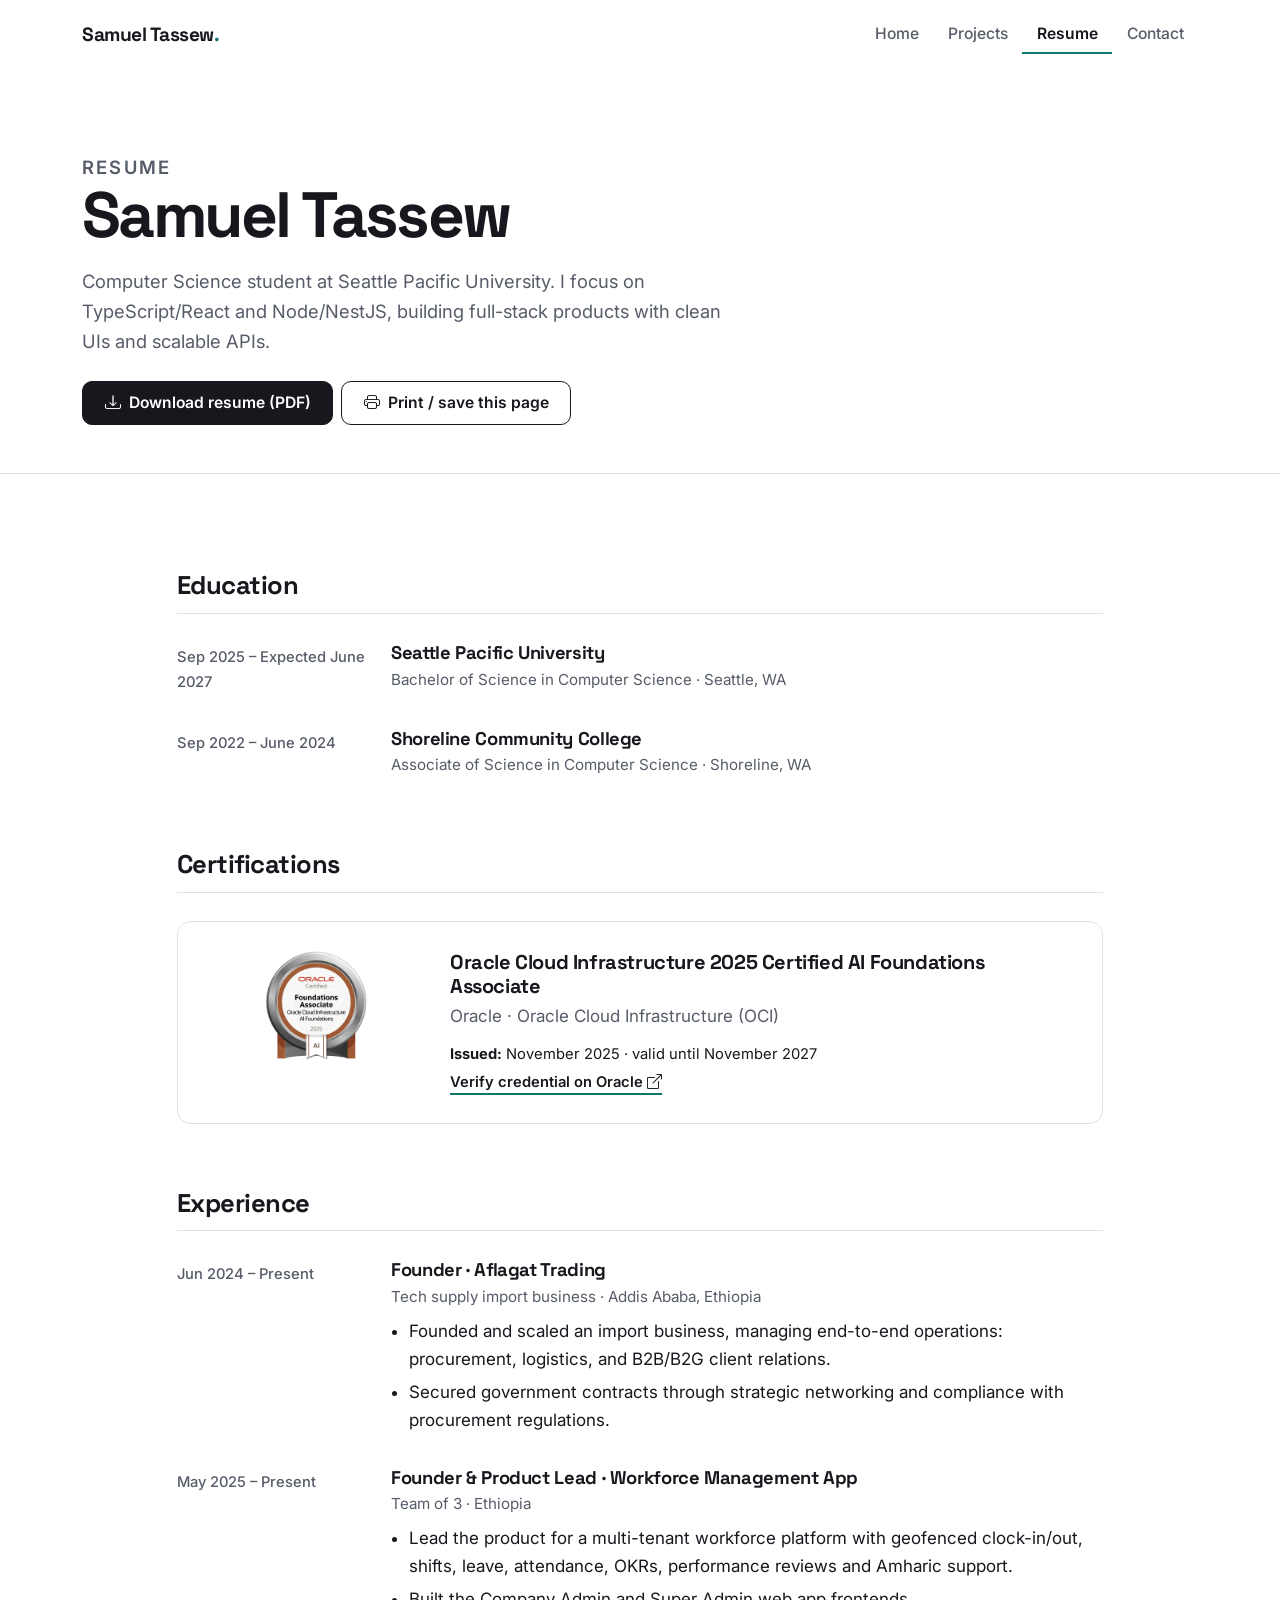
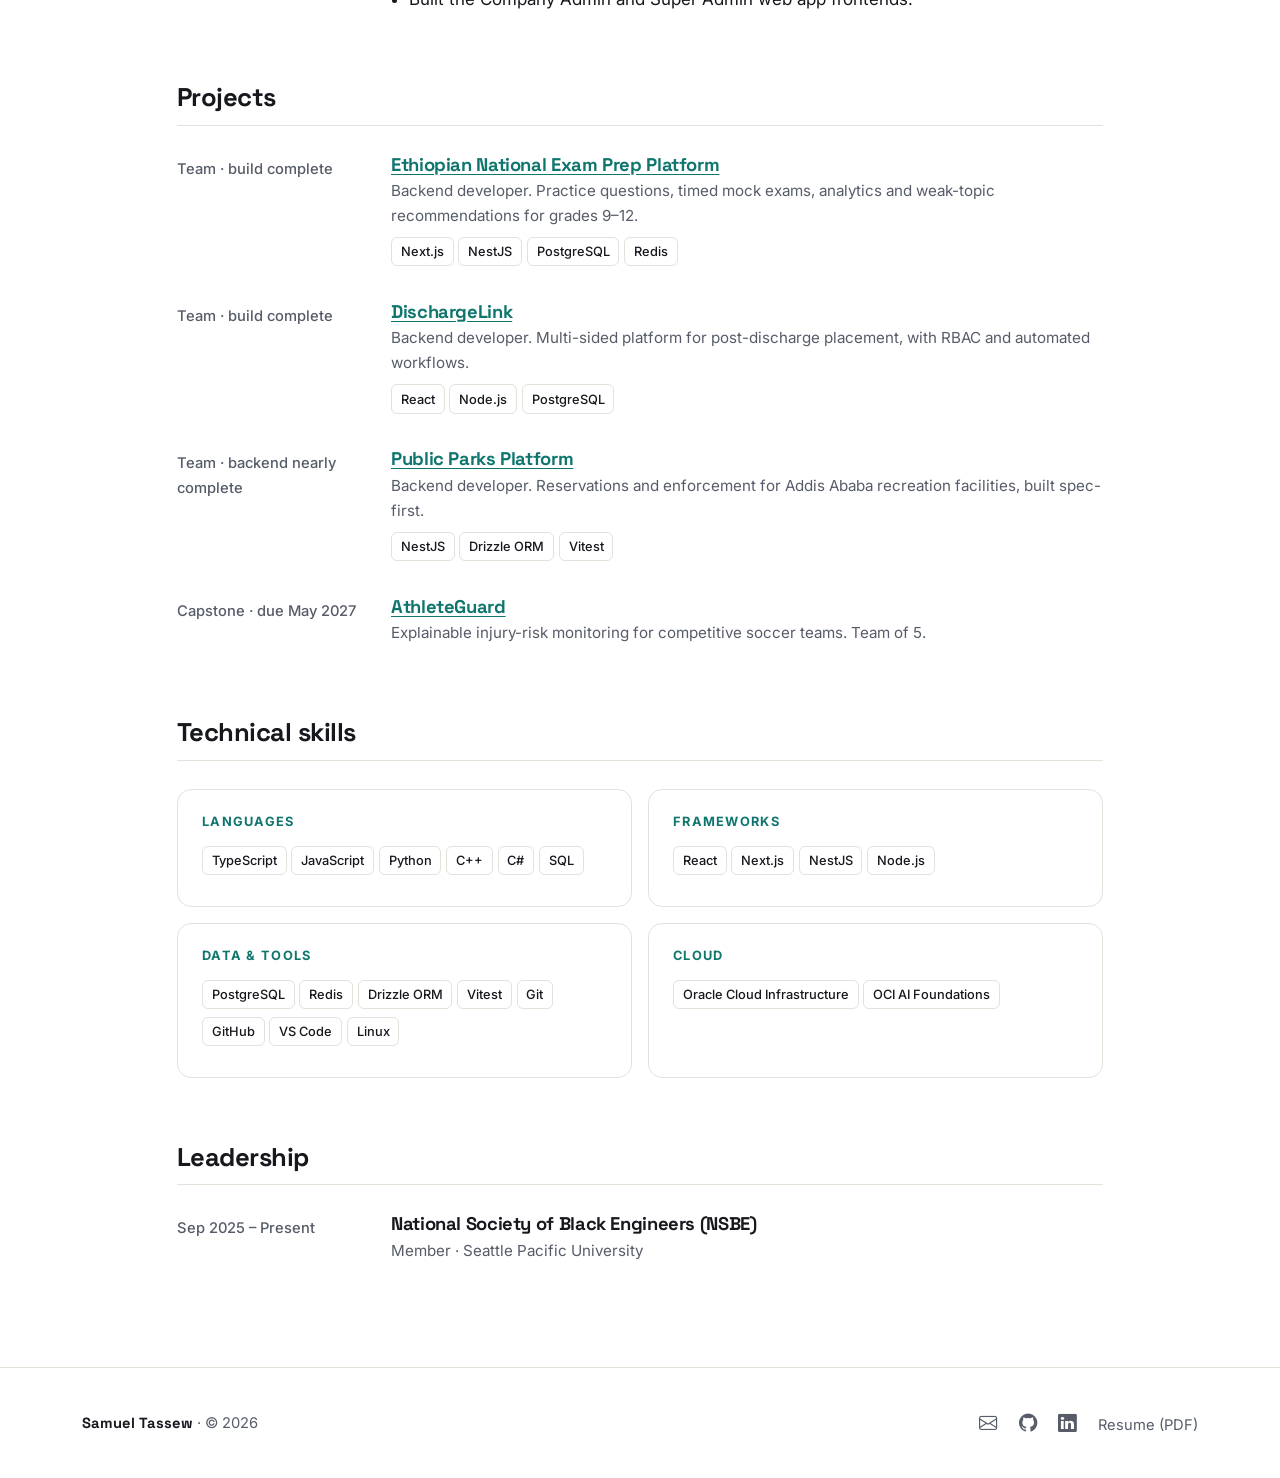
<file: resume.html>
<!DOCTYPE html>
<html lang="en">
<head>
  <meta charset="UTF-8" />
  <meta name="viewport" content="width=device-width, initial-scale=1.0" />
  <title>Resume | Samuel Tassew</title>
  <meta name="description" content="Resume of Samuel Tassew: education, certifications, experience, projects and skills." />
  <script>document.documentElement.classList.add('js');</script>

  <link href="https://cdn.jsdelivr.net/npm/bootstrap@5.3.2/dist/css/bootstrap.min.css" rel="stylesheet" />
  <link href="https://cdn.jsdelivr.net/npm/bootstrap-icons@1.11.3/font/bootstrap-icons.min.css" rel="stylesheet" />
  <link rel="preconnect" href="https://fonts.googleapis.com" />
  <link rel="preconnect" href="https://fonts.gstatic.com" crossorigin />
  <link href="https://fonts.googleapis.com/css2?family=Inter:wght@400;500;600;700&family=Space+Grotesk:wght@600;700&display=swap" rel="stylesheet" />
  <link rel="stylesheet" href="style.css" />
</head>
<body>
  <a class="skip-link" href="#main">Skip to content</a>

  <!-- ==================== NAVBAR ==================== -->
  <nav class="navbar navbar-expand-lg fixed-top site-nav" aria-label="Main">
    <div class="container">
      <a class="navbar-brand brand" href="index.html">Samuel Tassew<span class="dot">.</span></a>
      <button class="navbar-toggler" type="button" data-bs-toggle="collapse" data-bs-target="#navMenu" aria-controls="navMenu" aria-expanded="false" aria-label="Toggle navigation">
        <span class="navbar-toggler-icon"></span>
      </button>
      <div class="collapse navbar-collapse" id="navMenu">
        <ul class="navbar-nav ms-auto">
          <li class="nav-item"><a class="nav-link" href="index.html">Home</a></li>
          <li class="nav-item"><a class="nav-link" href="portfolio.html">Projects</a></li>
          <li class="nav-item"><a class="nav-link" href="resume.html">Resume</a></li>
          <li class="nav-item"><a class="nav-link" href="contact.html">Contact</a></li>
        </ul>
      </div>
    </div>
  </nav>

  <main id="main">

    <!-- ==================== PAGE HEADER ==================== -->
    <header class="page-head">
      <div class="container">
        <p class="eyebrow">Resume</p>
        <h1>Samuel Tassew</h1>
        <p>Computer Science student at Seattle Pacific University. I focus on TypeScript/React and Node/NestJS, building full-stack products with clean UIs and scalable APIs.</p>
        <div class="d-flex flex-wrap gap-2 mt-4 no-print">
          <a href="Resume.pdf" class="btn-main" download><i class="bi bi-download" aria-hidden="true"></i> Download resume (PDF)</a>
          <button type="button" class="btn-line" onclick="window.print()"><i class="bi bi-printer" aria-hidden="true"></i> Print / save this page</button>
        </div>
      </div>
    </header>

    <section class="section">
      <div class="container">
        <div class="row justify-content-center">
          <div class="col-lg-10">

            <!-- ============ EDUCATION ============ -->
            <div class="r-block reveal">
              <h2>Education</h2>
              <div class="r-item">
                <div class="r-when">Sep 2025 – Expected June 2027</div>
                <div>
                  <h3>Seattle Pacific University</h3>
                  <p class="where">Bachelor of Science in Computer Science · Seattle, WA</p>
                </div>
              </div>
              <div class="r-item">
                <div class="r-when">Sep 2022 – June 2024</div>
                <div>
                  <h3>Shoreline Community College</h3>
                  <p class="where">Associate of Science in Computer Science · Shoreline, WA</p>
                </div>
              </div>
            </div>

            <!-- ============ CERTIFICATIONS ============ -->
            <div class="r-block reveal" id="certifications">
              <h2>Certifications</h2>
              <div class="cert">
              <div class="cert-badge has-img"><img src="images/oci-ai-foundations-badge.png" alt="Oracle Certified Foundations Associate badge: Oracle Cloud Infrastructure AI Foundations 2025" width="552" height="276" /></div>
                <div>
                  <h3>Oracle Cloud Infrastructure 2025 Certified AI Foundations Associate</h3>
                  <p class="issuer">Oracle · Oracle Cloud Infrastructure (OCI)</p>
                  <p class="cert-meta"><strong>Issued:</strong> November 2025 · valid until November 2027</p>
                  <p class="cert-meta mb-0"><a href="https://catalog-education.oracle.com/pls/certview/sharebadge?id=D47DC56270D96B424A79E1938EE50158235E6CDE988CBE4D27960F5220D8FF96" class="text-link" target="_blank" rel="noopener noreferrer">Verify credential on Oracle <i class="bi bi-box-arrow-up-right" aria-hidden="true"></i></a></p>
                </div>
              </div>
            </div>

            <!-- ============ EXPERIENCE ============ -->
            <div class="r-block reveal">
              <h2>Experience</h2>
              <div class="r-item">
                <div class="r-when">Jun 2024 – Present</div>
                <div>
                  <h3>Founder · Aflagat Trading</h3>
                  <p class="where">Tech supply import business · Addis Ababa, Ethiopia</p>
                  <ul>
                    <li>Founded and scaled an import business, managing end-to-end operations: procurement, logistics, and B2B/B2G client relations.</li>
                    <li>Secured government contracts through strategic networking and compliance with procurement regulations.</li>
                  </ul>
                </div>
              </div>
              <div class="r-item">
                <div class="r-when">May 2025 – Present</div>
                <div>
                  <h3>Founder &amp; Product Lead · Workforce Management App</h3>
                  <p class="where">Team of 3 · Ethiopia</p>
                  <ul>
                    <li>Lead the product for a multi-tenant workforce platform with geofenced clock-in/out, shifts, leave, attendance, OKRs, performance reviews and Amharic support.</li>
                    <li>Built the Company Admin and Super Admin web app frontends.</li>
                  </ul>
                </div>
              </div>
            </div>

            <!-- ============ PROJECTS ============ -->
            <div class="r-block reveal">
              <h2>Projects</h2>
              <div class="r-item">
                <div class="r-when">Team · build complete</div>
                <div>
                  <h3><a href="portfolio.html#exam-prep">Ethiopian National Exam Prep Platform</a></h3>
                  <p class="where">Backend developer. Practice questions, timed mock exams, analytics and weak-topic recommendations for grades 9–12.</p>
                  <span class="tag">Next.js</span><span class="tag">NestJS</span><span class="tag">PostgreSQL</span><span class="tag">Redis</span>
                </div>
              </div>
              <div class="r-item">
                <div class="r-when">Team · build complete</div>
                <div>
                  <h3><a href="portfolio.html#dischargelink">DischargeLink</a></h3>
                  <p class="where">Backend developer. Multi-sided platform for post-discharge placement, with RBAC and automated workflows.</p>
                  <span class="tag">React</span><span class="tag">Node.js</span><span class="tag">PostgreSQL</span>
                </div>
              </div>
              <div class="r-item">
                <div class="r-when">Team · backend nearly complete</div>
                <div>
                  <h3><a href="portfolio.html#parks">Public Parks Platform</a></h3>
                  <p class="where">Backend developer. Reservations and enforcement for Addis Ababa recreation facilities, built spec-first.</p>
                  <span class="tag">NestJS</span><span class="tag">Drizzle ORM</span><span class="tag">Vitest</span>
                </div>
              </div>
              <div class="r-item">
                <div class="r-when">Capstone · due May 2027</div>
                <div>
                  <h3><a href="portfolio.html#athleteguard">AthleteGuard</a></h3>
                  <p class="where">Explainable injury-risk monitoring for competitive soccer teams. Team of 5.</p>
                </div>
              </div>
            </div>

            <!-- ============ SKILLS ============ -->
            <div class="r-block reveal">
              <h2>Technical skills</h2>
              <div class="row g-3">
                <div class="col-sm-6"><div class="skill-group"><h3>Languages</h3>
                  <span class="tag">TypeScript</span><span class="tag">JavaScript</span><span class="tag">Python</span><span class="tag">C++</span><span class="tag">C#</span><span class="tag">SQL</span>
                </div></div>
                <div class="col-sm-6"><div class="skill-group"><h3>Frameworks</h3>
                  <span class="tag">React</span><span class="tag">Next.js</span><span class="tag">NestJS</span><span class="tag">Node.js</span>
                </div></div>
                <div class="col-sm-6"><div class="skill-group"><h3>Data &amp; Tools</h3>
                  <span class="tag">PostgreSQL</span><span class="tag">Redis</span><span class="tag">Drizzle ORM</span><span class="tag">Vitest</span><span class="tag">Git</span><span class="tag">GitHub</span><span class="tag">VS Code</span><span class="tag">Linux</span>
                </div></div>
                <div class="col-sm-6"><div class="skill-group"><h3>Cloud</h3>
                  <span class="tag">Oracle Cloud Infrastructure</span><span class="tag">OCI AI Foundations</span>
                </div></div>
              </div>
            </div>

            <!-- ============ LEADERSHIP ============ -->
            <div class="r-block reveal">
              <h2>Leadership</h2>
              <div class="r-item">
                <div class="r-when">Sep 2025 – Present</div>
                <div>
                  <h3>National Society of Black Engineers (NSBE)</h3>
                  <p class="where">Member · Seattle Pacific University</p>
                </div>
              </div>
            </div>

          </div>
        </div>
      </div>
    </section>

  </main>

  <!-- ==================== FOOTER ==================== -->
  <footer class="site-footer">
    <div class="container d-md-flex justify-content-between align-items-center">
      <div><span class="f-name">Samuel Tassew</span> · &copy; <span data-year>2026</span></div>
      <div class="f-links">
        <a href="mailto:samimu1995@gmail.com" aria-label="Email Samuel Tassew"><i class="bi bi-envelope" aria-hidden="true"></i></a>
        <a href="https://github.com/Sami-T31" target="_blank" rel="noopener noreferrer" aria-label="Samuel Tassew on GitHub"><i class="bi bi-github" aria-hidden="true"></i></a>
        <a href="https://www.linkedin.com/in/samuel-tassew-942529110" target="_blank" rel="noopener noreferrer" aria-label="Samuel Tassew on LinkedIn"><i class="bi bi-linkedin" aria-hidden="true"></i></a>
        <a href="Resume.pdf" download>Resume (PDF)</a>
      </div>
    </div>
  </footer>

  <script src="https://cdn.jsdelivr.net/npm/bootstrap@5.3.2/dist/js/bootstrap.bundle.min.js"></script>
  <script src="script.js"></script>
</body>
</html>
</file>
<file: style.css>
/* ============================================================
   Samuel Tassew — Portfolio styles
   Plain CSS on top of Bootstrap 5 (grid + navbar collapse only).
   Palette: warm white, ink, deep teal accent, amber for status.
   ============================================================ */

:root {
  --bg: #ffffff;
  --surface: #f7f6f2;      /* warm off-white for alternating sections */
  --ink: #16181d;          /* primary text */
  --muted: #565c68;        /* secondary text (≈6.5:1 on white) */
  --line: #e4e1da;         /* hairlines */
  --accent: #0f766e;       /* deep teal (≈5.4:1 on white) */
  --accent-ink: #0b5952;
  --accent-soft: #e5f1ef;
  --warm: #9a4a07;         /* amber for status (≈6.6:1 on white) */
  --warm-soft: #fbf0e2;
  --radius: 14px;
  --font-display: 'Space Grotesk', 'Inter', system-ui, sans-serif;
  --font-body: 'Inter', system-ui, -apple-system, 'Segoe UI', sans-serif;
}

/* ---------- Base ---------- */
html { scroll-behavior: smooth; scroll-padding-top: 84px; }
body {
  font-family: var(--font-body);
  color: var(--ink);
  background: var(--bg);
  font-size: 1.0625rem;
  line-height: 1.65;
  -webkit-font-smoothing: antialiased;
}
h1, h2, h3, h4, h5 {
  font-family: var(--font-display);
  font-weight: 700;
  letter-spacing: -0.02em;
  color: var(--ink);
}
a { color: var(--accent); text-underline-offset: 3px; }
a:hover { color: var(--accent-ink); }
img { max-width: 100%; height: auto; }

/* Visible keyboard focus everywhere */
:focus-visible {
  outline: 3px solid var(--accent);
  outline-offset: 3px;
  border-radius: 6px;
}

.skip-link {
  position: absolute;
  left: 1rem;
  top: -100px;
  z-index: 2000;
  background: var(--ink);
  color: #fff;
  padding: 0.6rem 1rem;
  border-radius: 8px;
}
.skip-link:focus { top: 1rem; color: #fff; }

/* ---------- Navbar ---------- */
.site-nav {
  background: rgba(255, 255, 255, 0.92);
  backdrop-filter: saturate(160%) blur(10px);
  border-bottom: 1px solid transparent;
  padding: 0.85rem 0;
  transition: border-color 0.2s ease;
}
.site-nav.scrolled { border-bottom-color: var(--line); }
.brand {
  font-family: var(--font-display);
  font-weight: 700;
  font-size: 1.2rem;
  color: var(--ink) !important;
  letter-spacing: -0.02em;
}
.brand .dot { color: var(--accent); }
.site-nav .nav-link {
  color: var(--muted) !important;
  font-weight: 500;
  font-size: 0.98rem;
  padding: 0.4rem 0.9rem !important;
  border-radius: 8px;
}
.site-nav .nav-link:hover { color: var(--ink) !important; }
.site-nav .nav-link.active {
  color: var(--ink) !important;
  font-weight: 600;
  box-shadow: inset 0 -2px 0 var(--accent);
  border-radius: 0;
}
.navbar-toggler { border: 1px solid var(--line); }
.navbar-toggler:focus { box-shadow: none; }

/* ---------- Layout helpers ---------- */
main { padding-top: 72px; }
.section { padding: 6rem 0; }
.section-alt { background: var(--surface); }
.eyebrow {
  font-family: var(--font-body);
  font-size: 0.8rem;
  font-weight: 600;
  letter-spacing: 0.12em;
  text-transform: uppercase;
  color: var(--accent);
  margin-bottom: 0.75rem;
}
.section-title {
  font-size: clamp(1.9rem, 3.5vw, 2.6rem);
  margin-bottom: 0.75rem;
}
.section-lead {
  color: var(--muted);
  max-width: 40rem;
  margin-bottom: 3rem;
}
.muted { color: var(--muted); }

/* ---------- Placeholders (to be filled in by Samuel) ---------- */
.ph {
  background: #fff4c2;
  color: #5c4500;
  border: 1px dashed #c9a400;
  border-radius: 4px;
  padding: 0 0.3em;
  font-size: 0.92em;
  font-weight: 500;
}

/* ---------- Buttons ---------- */
.btn-main, .btn-line, .btn-quiet {
  display: inline-flex;
  align-items: center;
  gap: 0.5rem;
  font-weight: 600;
  font-size: 0.98rem;
  padding: 0.75rem 1.35rem;
  border-radius: 10px;
  text-decoration: none;
  line-height: 1.2;
  transition: transform 0.15s ease, background 0.15s ease, color 0.15s ease, border-color 0.15s ease;
}
.btn-main { background: var(--ink); color: #fff; border: 1px solid var(--ink); }
.btn-main:hover { background: var(--accent); border-color: var(--accent); color: #fff; transform: translateY(-1px); }
.btn-line { background: transparent; color: var(--ink); border: 1px solid var(--ink); }
.btn-line:hover { background: var(--ink); color: #fff; transform: translateY(-1px); }
.btn-sm-x { padding: 0.5rem 0.95rem; font-size: 0.9rem; }
.btn-quiet {
  background: var(--surface);
  color: var(--muted);
  border: 1px solid var(--line);
  cursor: default;
}
.text-link {
  font-weight: 600;
  color: var(--ink);
  text-decoration: none;
  border-bottom: 2px solid var(--accent);
  padding-bottom: 2px;
}
.text-link:hover { color: var(--accent); }
.text-link i { transition: transform 0.15s ease; display: inline-block; }
.text-link:hover i { transform: translateX(3px); }

/* ---------- Hero ---------- */
.hero { padding: 5.5rem 0 6rem; }
.hero-kicker {
  font-weight: 600;
  color: var(--muted);
  margin-bottom: 1rem;
  font-size: 1rem;
}
.hero-kicker .pulse {
  display: inline-block;
  width: 9px; height: 9px;
  border-radius: 50%;
  background: var(--accent);
  margin-right: 0.5rem;
  box-shadow: 0 0 0 4px var(--accent-soft);
  vertical-align: middle;
}
.hero-name {
  font-size: clamp(3rem, 9vw, 6.25rem);
  line-height: 0.98;
  letter-spacing: -0.045em;
  margin-bottom: 1.5rem;
}
.hero-name .last { color: var(--accent); }
.hero-tagline {
  font-size: clamp(1.1rem, 2vw, 1.3rem);
  color: var(--muted);
  max-width: 34rem;
  margin-bottom: 2.25rem;
}
.hero-tagline strong { color: var(--ink); font-weight: 600; }
.hero-actions { display: flex; flex-wrap: wrap; gap: 0.75rem; }
.hero-photo {
  position: relative;
  max-width: 340px;
  margin: 0 auto;
}
.hero-photo::before {
  content: '';
  position: absolute;
  inset: 18px -18px -18px 18px;
  border-radius: 24px;
  background: var(--accent-soft);
  border: 1px solid #cfe5e1;
  z-index: 0;
}
.hero-photo img {
  position: relative;
  z-index: 1;
  width: 100%;
  aspect-ratio: 4 / 5;
  object-fit: cover;
  object-position: center 30%;
  border-radius: 24px;
  box-shadow: 0 20px 50px rgba(22, 24, 29, 0.15);
  background: var(--surface);
}

/* ---------- Page header (inner pages) ---------- */
.page-head { padding: 5rem 0 3rem; border-bottom: 1px solid var(--line); }
.page-head h1 {
  font-size: clamp(2.4rem, 6vw, 4rem);
  letter-spacing: -0.04em;
  line-height: 1.05;
  margin-bottom: 1rem;
}
.page-head p { color: var(--muted); max-width: 40rem; font-size: 1.15rem; margin: 0; }

/* ---------- About ---------- */
.about-text { font-size: 1.2rem; line-height: 1.75; max-width: 44rem; }
.about-text p { margin-bottom: 1.1rem; }

/* ---------- Badges / tags ---------- */
.tag {
  display: inline-block;
  font-size: 0.8rem;
  font-weight: 500;
  color: var(--ink);
  background: var(--bg);
  border: 1px solid var(--line);
  border-radius: 6px;
  padding: 0.2rem 0.55rem;
  margin: 0 0.3rem 0.4rem 0;
}
.section-alt .tag { background: #fff; }
.chip {
  display: inline-flex;
  align-items: center;
  gap: 0.35rem;
  font-size: 0.82rem;
  font-weight: 600;
  border-radius: 999px;
  padding: 0.28rem 0.7rem;
  margin: 0 0.35rem 0.45rem 0;
}
.chip-team { background: var(--accent-soft); color: var(--accent-ink); }
.chip-solo { background: #ece9fb; color: #43349a; }
.chip-status { background: var(--warm-soft); color: var(--warm); }

/* ---------- Featured project cards (home) ---------- */
.p-card {
  height: 100%;
  display: flex;
  flex-direction: column;
  background: #fff;
  border: 1px solid var(--line);
  border-radius: var(--radius);
  overflow: hidden;
  transition: transform 0.2s ease, box-shadow 0.2s ease, border-color 0.2s ease;
}
.p-card:hover {
  transform: translateY(-4px);
  box-shadow: 0 18px 40px rgba(22, 24, 29, 0.08);
  border-color: #d4d0c6;
}
.p-card .thumb {
  aspect-ratio: 16 / 10;
  overflow: hidden;
  background: var(--surface);
  border-bottom: 1px solid var(--line);
}
.p-card .thumb img { width: 100%; height: 100%; object-fit: cover; object-position: top left; }
.p-card .body { padding: 1.5rem; display: flex; flex-direction: column; flex: 1; }
.p-card h3 { font-size: 1.3rem; margin-bottom: 0.5rem; }
.p-card .pitch { color: var(--muted); font-size: 0.98rem; margin-bottom: 1rem; }
.p-card .foot { margin-top: auto; padding-top: 0.75rem; }

/* ---------- Project case studies (portfolio page) ---------- */
.project-index { display: flex; flex-wrap: wrap; gap: 0.5rem; margin-top: 2rem; }
.project-index a {
  font-size: 0.9rem;
  font-weight: 500;
  color: var(--ink);
  text-decoration: none;
  border: 1px solid var(--line);
  border-radius: 999px;
  padding: 0.4rem 0.9rem;
  background: #fff;
}
.project-index a:hover { border-color: var(--accent); color: var(--accent); }

.project { padding: 5rem 0; border-bottom: 1px solid var(--line); }
.project:last-of-type { border-bottom: 0; }
.project-num {
  font-family: var(--font-display);
  font-weight: 700;
  color: var(--accent);
  font-size: 0.95rem;
  letter-spacing: 0.04em;
}
.project h2 { font-size: clamp(1.7rem, 3vw, 2.2rem); margin: 0.35rem 0 0.6rem; }
.project .pitch { font-size: 1.15rem; color: var(--muted); margin-bottom: 1.1rem; }
.project .role { font-size: 0.95rem; margin-bottom: 1.25rem; }
.project .role strong { font-weight: 600; }

.story { margin: 1.5rem 0; border-left: 2px solid var(--line); padding-left: 1.25rem; }
.story-step { margin-bottom: 1rem; }
.story-step:last-child { margin-bottom: 0; }
.story-step h3 {
  font-family: var(--font-body);
  font-size: 0.78rem;
  font-weight: 700;
  letter-spacing: 0.1em;
  text-transform: uppercase;
  color: var(--accent);
  margin-bottom: 0.2rem;
  position: relative;
}
.story-step h3::before {
  content: '';
  position: absolute;
  left: calc(-1.25rem - 6px);
  top: 0.3em;
  width: 10px; height: 10px;
  border-radius: 50%;
  background: #fff;
  border: 2px solid var(--accent);
}
.story-step p { margin: 0; font-size: 0.98rem; }
.project-actions { display: flex; flex-wrap: wrap; gap: 0.6rem; margin-top: 1.5rem; }

/* Screenshot frame + lightbox trigger */
.shot {
  display: block;
  width: 100%;
  padding: 0;
  border: 1px solid var(--line);
  border-radius: var(--radius);
  overflow: hidden;
  background: var(--surface);
  box-shadow: 0 18px 45px rgba(22, 24, 29, 0.08);
  position: relative;
}
button.shot { cursor: zoom-in; }
.shot img { display: block; width: 100%; aspect-ratio: 16 / 10.5; object-fit: cover; object-position: top left; }
.shot .zoom-hint {
  position: absolute;
  right: 12px; bottom: 12px;
  background: rgba(22, 24, 29, 0.78);
  color: #fff;
  font-size: 0.8rem;
  font-weight: 500;
  padding: 0.3rem 0.65rem;
  border-radius: 6px;
  opacity: 0;
  transition: opacity 0.15s ease;
}
button.shot:hover .zoom-hint, button.shot:focus-visible .zoom-hint { opacity: 1; }
.shot-caption { font-size: 0.85rem; color: var(--muted); margin-top: 0.75rem; }

/* Simple architecture diagram */
.arch { margin-top: 1.5rem; border: 1px solid var(--line); border-radius: var(--radius); padding: 1.25rem; background: #fff; }
.arch-title { font-size: 0.78rem; font-weight: 700; letter-spacing: 0.1em; text-transform: uppercase; color: var(--muted); margin-bottom: 0.9rem; }
.arch-row { display: grid; grid-template-columns: repeat(3, 1fr); gap: 0.6rem; }
.arch-box {
  border: 1px solid var(--line);
  border-radius: 10px;
  padding: 0.6rem;
  text-align: center;
  font-size: 0.85rem;
  font-weight: 600;
  background: var(--surface);
}
.arch-box small { display: block; font-weight: 400; color: var(--muted); font-size: 0.75rem; }
.arch-box.core { background: var(--accent-soft); border-color: #bcdcd7; }
.arch-arrow { text-align: center; color: var(--muted); font-size: 1.1rem; line-height: 1; margin: 0.4rem 0; }

/* Lightbox */
.lightbox {
  position: fixed;
  inset: 0;
  z-index: 3000;
  background: rgba(15, 17, 21, 0.9);
  display: none;
  align-items: center;
  justify-content: center;
  padding: 3rem 1rem 1rem;
}
.lightbox.open { display: flex; }
.lightbox img { max-width: min(1400px, 100%); max-height: 88vh; border-radius: 10px; background: #fff; }
.lightbox-close {
  position: absolute;
  top: 0.75rem; right: 1rem;
  background: #fff;
  color: var(--ink);
  border: 0;
  border-radius: 999px;
  width: 44px; height: 44px;
  font-size: 1.4rem;
  line-height: 1;
}

/* ---------- Certification ---------- */
.cert {
  display: flex;
  gap: 1.5rem;
  align-items: flex-start;
  background: #fff;
  border: 1px solid var(--line);
  border-radius: var(--radius);
  padding: 1.75rem;
}
.cert-badge {
  flex: 0 0 96px;
  width: 96px; height: 96px;
  border-radius: 18px;
  display: flex;
  flex-direction: column;
  align-items: center;
  justify-content: center;
  background: #fbeceb;
  color: #a3221b;            /* Oracle-ish red, used only as an accent */
  border: 1px solid #f1cfcc;
  text-align: center;
}
.cert-badge i { font-size: 2rem; line-height: 1; }
.cert-badge span { font-size: 0.68rem; font-weight: 700; letter-spacing: 0.08em; margin-top: 0.35rem; }
.cert-badge img { width: 100%; height: 100%; object-fit: contain; }
.cert h3 { font-size: 1.25rem; margin-bottom: 0.25rem; }
.cert .issuer { color: var(--muted); margin-bottom: 0.75rem; }
.cert-meta { font-size: 0.92rem; margin-bottom: 0.25rem; }

/* ---------- Skills ---------- */
.skill-group {
  height: 100%;
  background: #fff;
  border: 1px solid var(--line);
  border-radius: var(--radius);
  padding: 1.5rem;
}
.skill-group h3 {
  font-family: var(--font-body);
  font-size: 0.8rem;
  font-weight: 700;
  letter-spacing: 0.1em;
  text-transform: uppercase;
  color: var(--accent);
  margin-bottom: 1rem;
}

/* ---------- Resume timeline ---------- */
.r-block { margin-bottom: 4rem; }
.r-block:last-child { margin-bottom: 0; }
.r-block > h2 {
  font-size: 1.6rem;
  padding-bottom: 0.75rem;
  border-bottom: 1px solid var(--line);
  margin-bottom: 1.75rem;
}
.r-item { display: grid; grid-template-columns: 190px 1fr; gap: 1.5rem; margin-bottom: 1.75rem; }
.r-item:last-child { margin-bottom: 0; }
.r-when { color: var(--muted); font-size: 0.92rem; font-weight: 500; padding-top: 0.2rem; }
.r-item h3 { font-size: 1.15rem; margin-bottom: 0.15rem; }
.r-item .where { color: var(--muted); font-size: 0.95rem; margin-bottom: 0.5rem; }
.r-item ul { padding-left: 1.1rem; margin: 0; }
.r-item li { margin-bottom: 0.3rem; }

/* ---------- Contact ---------- */
.contact-card {
  display: flex;
  align-items: center;
  gap: 1rem;
  height: 100%;
  padding: 1.5rem;
  border: 1px solid var(--line);
  border-radius: var(--radius);
  background: #fff;
  color: var(--ink);
  text-decoration: none;
  transition: border-color 0.15s ease, transform 0.15s ease;
}
a.contact-card:hover { border-color: var(--accent); color: var(--ink); transform: translateY(-2px); }
.contact-card i {
  flex: 0 0 48px;
  width: 48px; height: 48px;
  display: flex; align-items: center; justify-content: center;
  border-radius: 12px;
  background: var(--accent-soft);
  color: var(--accent-ink);
  font-size: 1.35rem;
}
.contact-card .label { font-size: 0.8rem; text-transform: uppercase; letter-spacing: 0.1em; color: var(--muted); font-weight: 600; }
.contact-card .value { font-weight: 600; word-break: break-word; }

.cta-band {
  background: var(--ink);
  color: #fff;
  border-radius: 20px;
  padding: 3rem;
}
.cta-band h2 { color: #fff; font-size: clamp(1.6rem, 3vw, 2.2rem); }
.cta-band p { color: #c9ccd3; }
.cta-band .btn-main { background: #fff; color: var(--ink); border-color: #fff; }
.cta-band .btn-main:hover { background: var(--accent-soft); border-color: var(--accent-soft); color: var(--ink); }
.cta-band .btn-line { color: #fff; border-color: #6b707b; }
.cta-band .btn-line:hover { background: #fff; color: var(--ink); border-color: #fff; }

/* ---------- Footer ---------- */
.site-footer {
  border-top: 1px solid var(--line);
  padding: 2.5rem 0;
  font-size: 0.92rem;
  color: var(--muted);
}
.site-footer .f-name { font-family: var(--font-display); font-weight: 700; color: var(--ink); }
.site-footer a { color: var(--muted); text-decoration: none; margin-left: 1.1rem; }
.site-footer a:hover { color: var(--accent); }
.site-footer i { font-size: 1.15rem; }

/* ---------- Scroll reveal (only when JS is running) ---------- */
.js .reveal { opacity: 0; transform: translateY(18px); transition: opacity 0.6s ease, transform 0.6s ease; }
.js .reveal.visible { opacity: 1; transform: none; }

@media (prefers-reduced-motion: reduce) {
  html { scroll-behavior: auto; }
  .js .reveal { opacity: 1; transform: none; transition: none; }
  * { transition: none !important; }
}

/* ---------- Responsive ---------- */
@media (max-width: 991.98px) {
  .site-nav .navbar-collapse { padding-top: 0.75rem; }
  .site-nav .nav-link.active { box-shadow: inset 2px 0 0 var(--accent); }
  .hero { padding: 3rem 0 4rem; }
  .hero-photo { max-width: 260px; margin-top: 3rem; }
}
@media (max-width: 767.98px) {
  body { font-size: 1rem; }
  .section { padding: 4rem 0; }
  .project { padding: 3.5rem 0; }
  .page-head { padding: 3rem 0 2rem; }
  .about-text { font-size: 1.08rem; }
  .r-item { grid-template-columns: 1fr; gap: 0.2rem; }
  .cert { flex-direction: column; }
  .cta-band { padding: 2rem 1.5rem; }
  .site-footer .f-links { margin-top: 0.75rem; }
  .site-footer a { margin: 0 1.1rem 0 0; }
}

/* ---------- Print (save as PDF) ---------- */
@media print {
  @page { margin: 1.4cm; }
  body { font-size: 11pt; color: #000; }
  .site-nav, .skip-link, .lightbox, .no-print, .zoom-hint, .navbar-toggler { display: none !important; }
  main { padding-top: 0; }
  .section, .project, .hero, .page-head { padding: 1.25rem 0 !important; }
  .section-alt, .cta-band { background: none !important; color: #000 !important; }
  .cta-band h2, .cta-band p { color: #000 !important; }
  .js .reveal { opacity: 1 !important; transform: none !important; }
  .p-card, .shot, .cert, .skill-group, .contact-card, .project, .r-item { box-shadow: none !important; break-inside: avoid; }
  .hero-photo::before { display: none; }
  .hero-photo { max-width: 160px; }
  .hero-name { font-size: 40pt; }
  a[href^="http"]:not(.contact-card)::after { content: " (" attr(href) ")"; font-size: 8.5pt; color: #555; word-break: break-all; }
  .ph { background: none; border: 1px dashed #999; }
}

/* Real badge image variant */
.cert-badge.has-img { flex: 0 0 220px; width: 220px; max-width: 100%; height: auto; background: none; border: 0; border-radius: 0; }
.cert-badge.has-img img { height: auto; }
</file>
